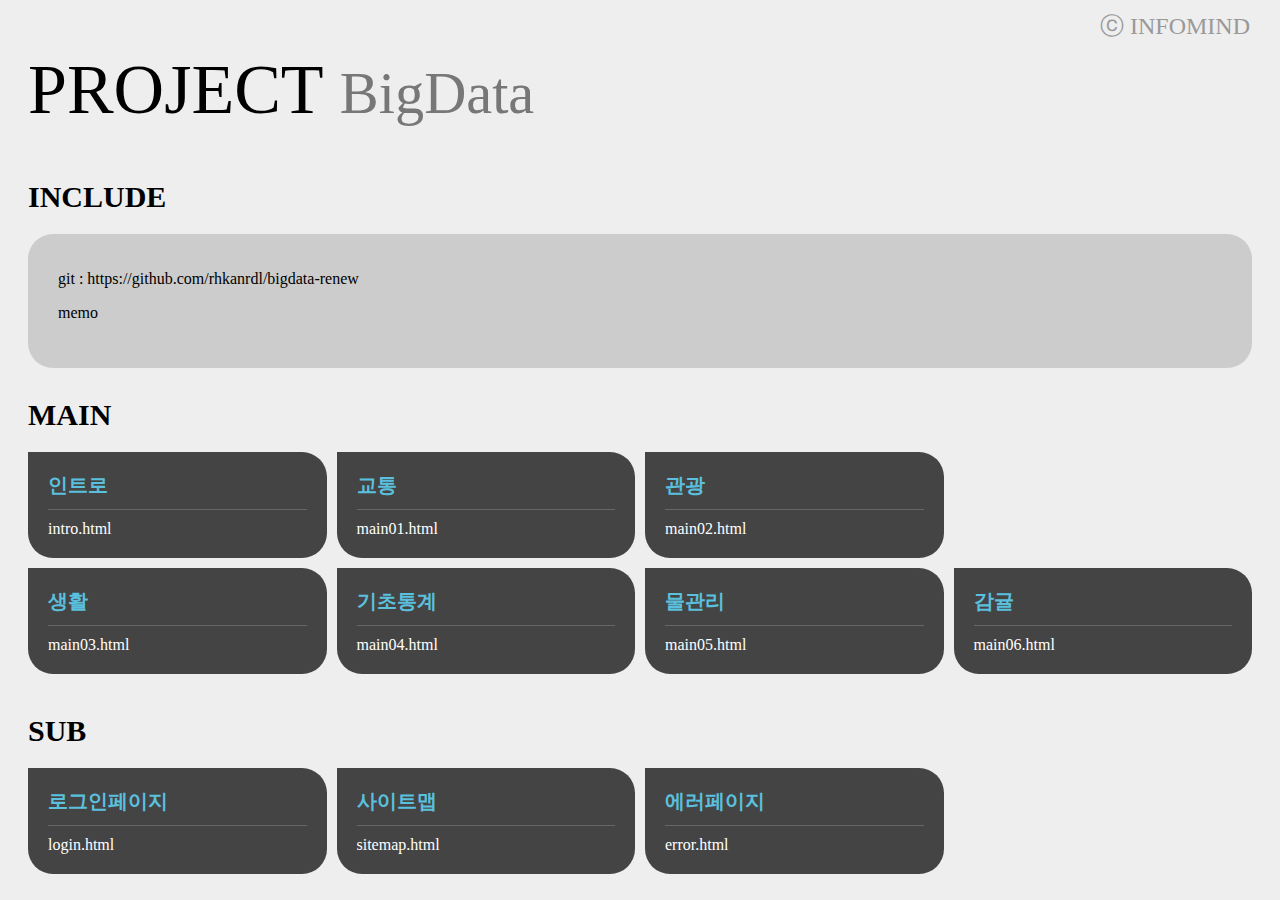
<file: index.html>
<!DOCTYPE html>
<html lang="ko">

<head>
    <meta charset="utf-8">
    <meta http-equiv="X-UA-Compatible" content="IE=edge">
    <meta name="viewport" content="width=device-width, initial-scale=1">
    <title>infomindUX</title>

    <style>
        * {
            -webkit-box-sizing: border-box;
            -moz-box-sizing: border-box;
            box-sizing: border-box;
        }
        
        body {
            min-width: 320px;
            font-size: 0;
            text-align: center;
            padding: 0 20px;
            background: #eee;
        }
        
        @media (min-width:980px) {
            body {
                text-align: left;
            }
        }
        
        h1 {
            margin: 50px 0;
            font-size: 70px;
            font-weight: 100;
        }
        
        h1 small {
            display: inline-block;
            color: #777;
        }
        
        .memo {
            font-size: 16px;
            background: #ccc;
            border-radius: 25px;
            padding: 20px 30px 30px;
            overflow: hidden;
            text-overflow: ellipsis;
            white-space: nowrap;
        }
        
        h2 {
            margin: 30px 0 20px;
            font-size: 30px;
            font-weight: 600;
        }
        
        h3 {
            margin: 10px 0 0;
            font-size: 20px;
            font-weight: 600;
        }
        
        a {
            display: inline-block;
            font-size: 16px;
            background: #444;
            border-radius: 0 25px 25px 25px;
            width: calc((100% - 30px) / 4);
            padding: 20px;
            margin: 0 10px 10px 0;
            text-align: left;
            color: #fff !important;
            text-decoration: none;
            -webkit-transition: all 0.1s ease;
            -moz-transition: all 0.1s ease;
            -o-transition: all 0.1s ease;
            -ms-transition: all 0.1s ease;
            transition: all 0.1s ease;
        }
        
        a:last-of-type {
            margin-right: 0;
        }
        
        a:active,
        a:hover {
            background: #333;
            -webkit-box-shadow: 2px 2px 2px 2px rgba(0, 0, 0, 0.3);
            -moz-box-shadow: 2px 2px 2px 2px rgba(0, 0, 0, 0.3);
            box-shadow: 2px 2px 2px 2px rgba(0, 0, 0, 0.3);
            border-radius: 25px;
        }
        
        @media (max-width:979px) {
            a {
                width: 100%;
                margin: 0 10px 10px 0;
            }
        }
        
        hr {
            display: block;
            width: 100%;
            max-width: 400px;
            margin: 20px auto;
            border: none;
        }
        
        strong {
            color: #5bc0de;
            display: block;
            font-size: 20px;
            font-weight: 600;
            border-bottom: 1px solid #666;
            padding-bottom: 10px;
            margin-bottom: 10px;
            overflow: hidden;
            text-overflow: ellipsis;
            white-space: nowrap;
        }
        
        .co {
            font-size: 24px;
            position: absolute;
            right: 30px;
            top: 10px;
            margin: 0;
            color: #999;
        }
    </style>
</head>

<body>
    <h1>PROJECT
        <small>BigData</small>
    </h1>

    <h2>INCLUDE</h2>
    <div class="memo">
        <p>git : https://github.com/rhkanrdl/bigdata-renew</p>
        <p>memo</p>

    </div>

    <div>
        <h2>MAIN</h2>


        <a href="intro.html">
            <strong>인트로</strong> intro.html
        </a>

        <a href="main01.html">
            <strong>교통</strong> main01.html
        </a>

        <a href="main02.html">
            <strong>관광</strong> main02.html
        </a>

        <a href="main03.html">
            <strong>생활</strong> main03.html
        </a>

        <a href="main04.html">
            <strong>기초통계</strong> main04.html
        </a>

        <a href="main05.html">
            <strong>물관리</strong> main05.html
        </a>

        <a href="main06.html">
            <strong>감귤</strong> main06.html
        </a>



    </div>

    <div>
        <h2>SUB</h2>

        <a href="login.html">
            <strong>로그인페이지</strong> login.html
        </a>

        <a href="sitemap.html">
            <strong>사이트맵</strong> sitemap.html
        </a>

        <a href="error.html">
            <strong>에러페이지</strong> error.html
        </a>


    </div>


    <p class="co">ⓒ INFOMIND</p>

</body>

</html>
</file>
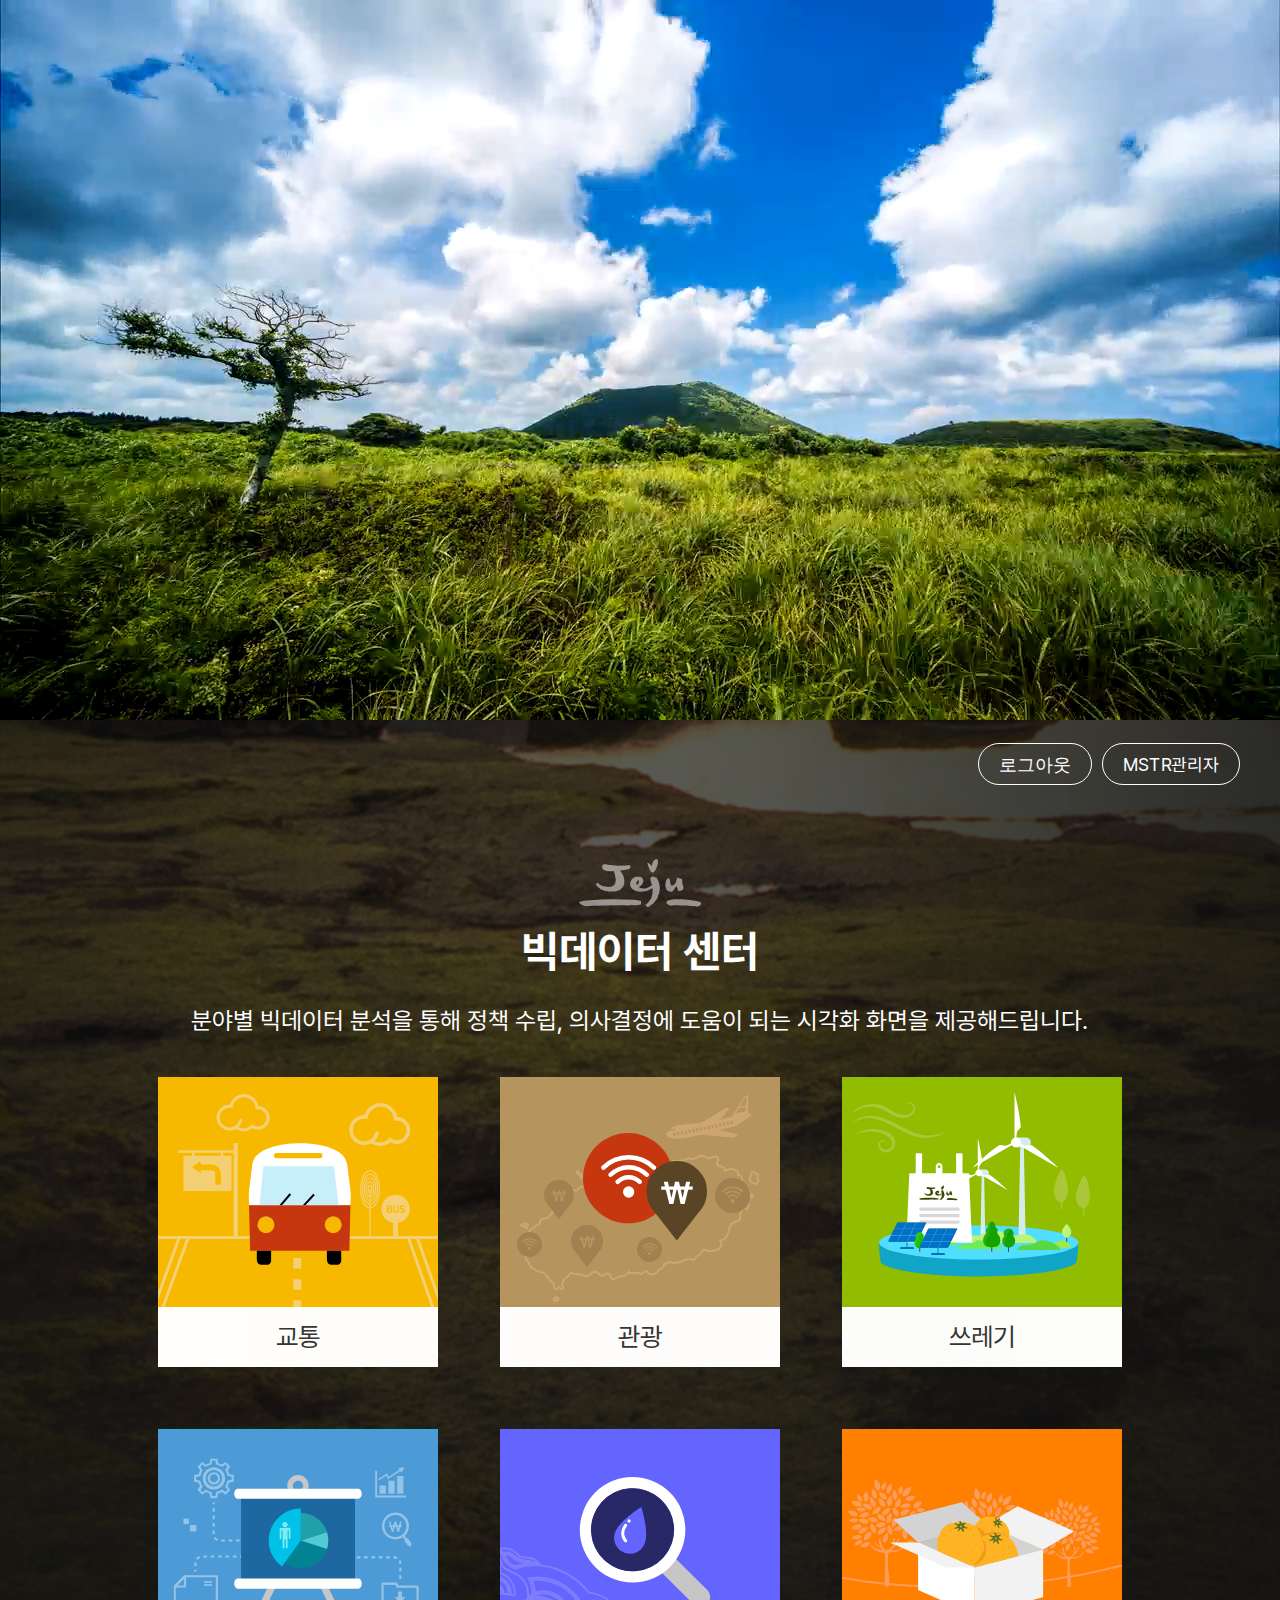
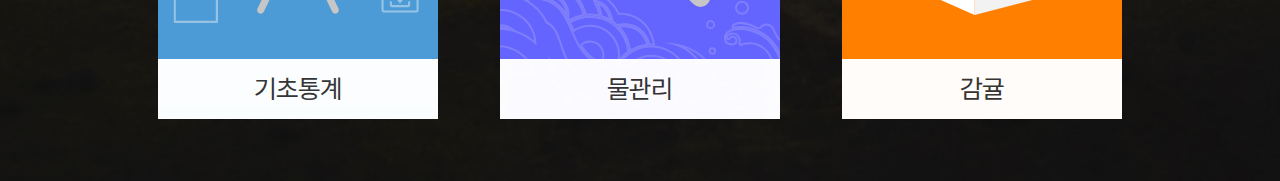
<file: intro.html>
<!DOCTYPE html>
<html lang="ko">

<head>
    <meta charset="utf-8">
    <meta http-equiv="X-UA-Compatible" content="IE=edge">
    <meta name="viewport" content="width=device-width, initial-scale=1">
    <title>Default</title>
    <link href="css/style.css" rel="stylesheet">
    <!-- javaScript  -->
    <script src="js/jquery-1.11.3.min.js"></script>
    <script src="js/common.js"></script>
</head>

<body class="intro">
    <!-- S:header -->
    <div class="video">
        <video autoplay="autoplay" muted loop="loop" >
            <source src="images/topIntro.mp4" type="video/mp4">
        </video>
    </div>

    <div id="content">
        <section class="intro">
            <div class="container">
                <h1><small>제주</small>빅데이터 센터</h1>

                <ul class="util-menu">
                    <li><button>로그아웃</button></li>
                    <li><a href="">MSTR관리자</a></li>
                </ul>


                <p class="attention">분야별 빅데이터 분석을 통해 정책 수립, 의사결정에 도움이 되는 시각화 화면을 제공해드립니다.</p>

                <ul class="links">
                    <li>
                        <h2><a href="">교통<i class="icon-right-open-big"></i></a></h2>

                        <ul>
                            <li><a href="">버스 정보 실시간 조회<i class="icon-right-open-big"></i></a></li>
                            <li><a href="">통행정보<i class="icon-right-open-big"></i></a></li>
                            <li><a href="">일일 운행 데이터 분석<i class="icon-right-open-big"></i></a></li>
                            <li><a href="">실시간 도로 정보 조회<i class="icon-right-open-big"></i></a></li>
                        </ul>

                    </li>
                    <li>
                        <h2><a href="">관광<i class="icon-right-open-big"></i></a></h2>

                        <ul>
                            <li><a href="">지역별 관광객 소비 동향<i class="icon-right-open-big"></i></a></li>
                            <li><a href="">입도객 추이<i class="icon-right-open-big"></i></a></li>
                            <li><a href="">월평균 WIFI 사용 정보<i class="icon-right-open-big"></i></a></li>
                        </ul>

                    </li>
                    <li>
                        <h2><a href="">쓰레기<i class="icon-right-open-big"></i></a></h2>

                        <ul>
                            <li><a href="">종량제 봉투 판매량<i class="icon-right-open-big"></i></a></li>
                            <li><a href="">대형폐기물 배출량<i class="icon-right-open-big"></i></a></li>
                            <li><a href="">음식물 쓰레기 일일 배출량<i class="icon-right-open-big"></i></a></li>
                            <li><a href="">일평균 종량제 배출량<i class="icon-right-open-big"></i></a></li>
                        </ul>

                    </li>
                    <li>
                        <h2><a href="">기초통계<i class="icon-right-open-big"></i></a></h2>

                        <ul>
                            <li><a href="">제주특별자치도 인구 정보<i class="icon-right-open-big"></i></a></li>
                            <li><a href="">기상정보<i class="icon-right-open-big"></i></a></li>
                            <li><a href="">일일 관광객 입도량<i class="icon-right-open-big"></i></a></li>
                            <li><a href="">권역별 인구 통계<i class="icon-right-open-big"></i></a></li>
                            <li><a href="">menu1<i class="icon-right-open-big"></i></a></li>
                            <li><a href="">menu2<i class="icon-right-open-big"></i></a></li>
                            <li><a href="">menu3<i class="icon-right-open-big"></i></a></li>
                        </ul>

                    </li>
                    <li>
                        <h2><a href="">물관리<i class="icon-right-open-big"></i></a></h2>

                        <ul>
                            <li><a href="">지하수 수위 정보<i class="icon-right-open-big"></i></a></li>
                            <li><a href="">일별 수질 분석 데이터<i class="icon-right-open-big"></i></a></li>
                            <li><a href="">상하수도 관련 통계<i class="icon-right-open-big"></i></a></li>
                        </ul>

                    </li>
                    <li>
                        <h2><a href="">감귤<i class="icon-right-open-big"></i></a></h2>

                        <ul>
                            <li><a href="">감귤 생산 현황 분석<i class="icon-right-open-big"></i></a></li>
                            <li><a href="">일별 감귤 생산량 통계<i class="icon-right-open-big"></i></a></li>
                        </ul>

                    </li>
                </ul>
            </div>
        </section>

    </div>
    <!-- E:mainContent -->
</body>

</html>
</file>
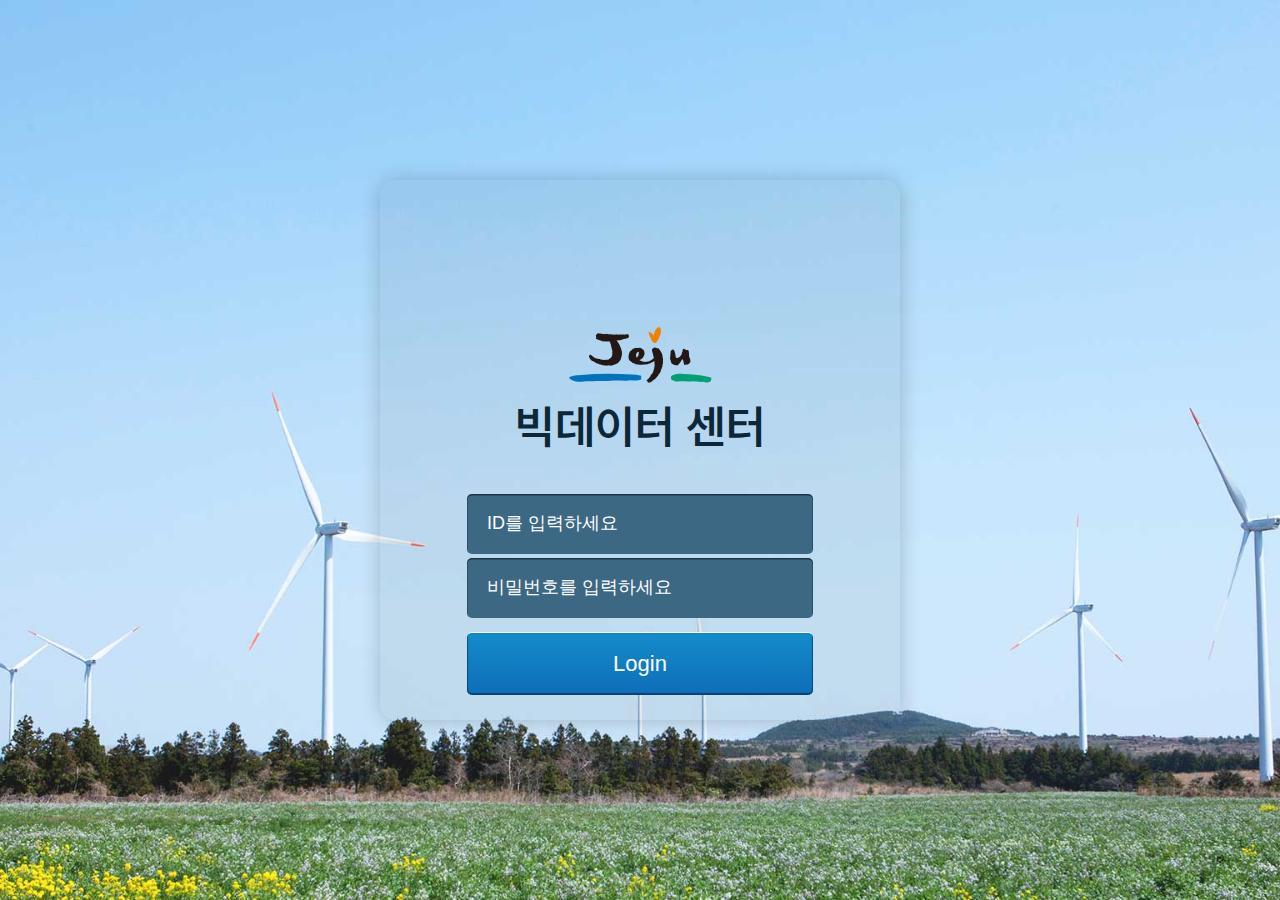
<file: login.html>
<!DOCTYPE html>
<html lang="ko">

    <head>
        <meta charset="utf-8">
        <meta http-equiv="X-UA-Compatible" content="IE=edge">
        <meta name="viewport" content="width=device-width, initial-scale=1">
        <title>Bigdata</title>
        <link rel="stylesheet" type="text/css" href="css/style.css"/>

        <!-- javaScript -->
        <script src="js/jquery-1.11.3.min.js"></script>

    </head>

    <body class="cmslogin">

        <fieldset>
            <legend class="sr-only">login form</legend>
            <h1>빅데이터 센터</h1>
            <label for="id">아이디</label><input id="id" name="id" type="text" placeholder="ID를 입력하세요">
            <label for="passwd">비밀번호</label><input id="passwd" name="passwd" type="password" placeholder="비밀번호를 입력하세요">
            <button>Login</button>
        </fieldset>

    </body>

</html>
</file>
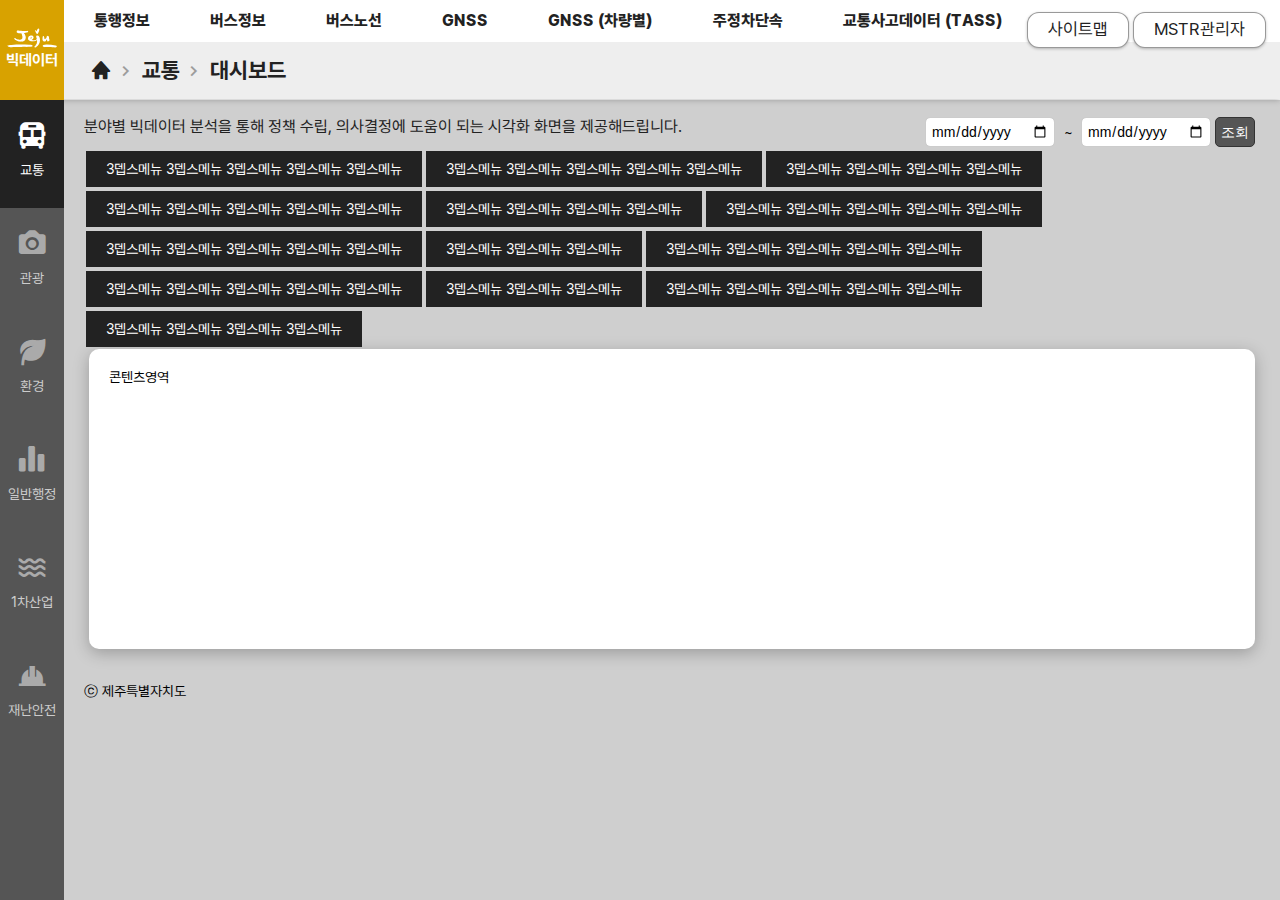
<file: main01.html>
﻿<!DOCTYPE html>
<html lang="ko">

<head>
    <meta charset="utf-8">
    <meta http-equiv="X-UA-Compatible" content="IE=edge">
    <meta name="viewport" content="width=device-width, initial-scale=1">
    <title>Default</title>
    <link href="css/style.css" rel="stylesheet">
    <!-- javaScript  -->
    <script src="js/jquery-1.11.3.min.js"></script>
    <script src="js/common.js"></script>
</head>

<body class="layout sub">
    <!-- S:header -->
    <header id="header" class="theme01">

        <h1 class="theme01"><small>제주</small>빅데이터</h1>

        <!-- <button class="all-menu"><i class="icon-key"></i>로그아웃</button> -->

        <div class="util">
        <a class="util" href="" target="_blank">사이트맵</a>
        <a class="util" href="/MicroStrategy110/servlet/mstrWeb" target="_blank">MSTR관리자</a>
        </div>

        <!-- S:main_menu -->
        <nav id="main-menu">
            <ul>
                <li><a href="">통행정보</a>

                    <ul>
                        <li><a href="">3뎁스메뉴</a></li>
                        <li><a href="">3뎁스메뉴</a></li>
                        <li><a href="">3뎁스메뉴</a></li>
                        <li><a href="">3뎁스메뉴</a></li>
                        <li><a href="">3뎁스메뉴</a></li>
                        <li><a href="">3뎁스메뉴</a></li>
                        <li><a href="">3뎁스메뉴</a></li>
                    </ul>
                
                </li>
                <li><a href="">버스정보</a>

                    <ul>
                        <li><a href="">3뎁스메뉴</a></li>
                        <li><a href="">3뎁스메뉴</a></li>
                        <li><a href="">3뎁스메뉴</a></li>
                        <li><a href="">3뎁스메뉴</a></li>
                        <li><a href="">3뎁스메뉴</a></li>
                        <li><a href="">3뎁스메뉴</a></li>
                        <li><a href="">3뎁스메뉴</a></li>
                    </ul>
                </li>
                <li><a href="">버스노선</a>
 
                    <ul>
                        <li><a href="">3뎁스메뉴</a></li>
                        <li><a href="">3뎁스메뉴</a></li>
                        <li><a href="">3뎁스메뉴</a></li>
                        <li><a href="">3뎁스메뉴</a></li>
                        <li><a href="">3뎁스메뉴 3뎁스메뉴 3뎁스메뉴 3뎁스메뉴 3뎁스메뉴 3뎁스메뉴 3뎁스메뉴</a></li>
                        <li><a href="">3뎁스메뉴</a></li>
                        <li><a href="">3뎁스메뉴</a></li>
                    </ul>
                </li>
                <li><a href="">GNSS</a>

                    <ul>
                        <li><a href="">3뎁스메뉴</a></li>
                        <li><a href="">3뎁스메뉴</a></li>
                        <li><a href="">3뎁스메뉴</a></li>
                        <li><a href="">3뎁스메뉴</a></li>
                        <li><a href="">3뎁스메뉴</a></li>
                        <li><a href="">3뎁스메뉴</a></li>
                        <li><a href="">3뎁스메뉴</a></li>
                    </ul>
                </li>
                <li><a href="">GNSS (차량별)</a>

                    <ul>
                        <li><a href="">3뎁스메뉴</a></li>
                        <li><a href="">3뎁스메뉴</a></li>
                        <li><a href="">3뎁스메뉴</a></li>
                        <li><a href="">3뎁스메뉴</a></li>
                        <li><a href="">3뎁스메뉴</a></li>
                        <li><a href="">3뎁스메뉴</a></li>
                        <li><a href="">3뎁스메뉴</a></li>
                    </ul>
                </li>
                <li><a href="">주정차단속</a>

                    <ul>
                        <li><a href="">3뎁스메뉴</a></li>
                        <li><a href="">3뎁스메뉴</a></li>
                        <li><a href="">3뎁스메뉴</a></li>
                        <li><a href="">3뎁스메뉴</a></li>
                        <li><a href="">3뎁스메뉴</a></li>
                        <li><a href="">3뎁스메뉴</a></li>
                        <li><a href="">3뎁스메뉴</a></li>
                    </ul>
                </li>
                <li><a href="">교통사고데이터 (TASS)</a>

                    <ul>
                        <li><a href="">3뎁스메뉴</a></li>
                        <li><a href="">3뎁스메뉴</a></li>
                        <li><a href="">3뎁스메뉴</a></li>
                        <li><a href="">3뎁스메뉴</a></li>
                        <li><a href="">3뎁스메뉴</a></li>
                        <li><a href="">3뎁스메뉴</a></li>
                        <li><a href="">3뎁스메뉴</a></li>
                    </ul>
                </li>
            </ul>

        </nav>
        <!-- E:main_menu -->


        <div class="navigation">
            <ul>
                <li class="home"><a href="/"><i class='bx bxs-home'></i>HOME</a><i class='bx bx-chevron-right' ></i></li>
                <li class="depth1"><a href="">교통</a><i class='bx bx-chevron-right' ></i></li>
                <li class="depth2"><a href="">대시보드</a><i class='bx bx-chevron-right' ></i></li>
            </ul>
        </div>

        

    </header>
    <!-- E:header -->
    <!-- S:mainContent -->
    <div id="content">
        <aside>
            <ul class="depth0">
                <li>
                    <a class="active" href=""><i class='bx bxs-bus' ></i>교통</a>
                    <p>통행 정보, 버스 정보 데이터의 분석 화면이 제공됩니다. 주요 버스 정보를 실시간으로 조회할 수 있습니다.</p>
                </li>
                <li>
                    <a href=""><i class='bx bxs-camera' ></i>관광</a>
                    <p>지역별 관광객 소비 동향, 입도객 추이, WIFI 사용 정보에 대한 분석 화면이 제공됩니다.</p>
                </li>
                <li>
                    <a href=""><i class='bx bxs-leaf'></i>환경</a>
                    <p>툴팁 툴팁 툴팁 툴팁 툴팁 툴팁 툴팁 툴팁 툴팁 툴팁 툴팁 툴팁 툴팁 툴팁 툴팁 툴팁 </p>
                </li>
                <li>
                    <a href=""><i class='bx bxs-bar-chart-alt-2' ></i>일반행정</a>
                    <p>툴팁 툴팁 툴팁 툴팁 툴팁 툴팁 툴팁 툴팁 툴팁 툴팁 툴팁 툴팁 툴팁 툴팁 툴팁 툴팁 </p>
                </li>
                <li>
                    <a href=""><i class='bx bx-water' ></i>1차산업</a>
                    <p>툴팁 툴팁 툴팁 툴팁 툴팁 툴팁 툴팁 툴팁 툴팁 툴팁 툴팁 툴팁 툴팁 툴팁 툴팁 툴팁 </p>
                </li>
                <li>
                    <a href=""><i class='bx bxs-hard-hat'></i>재난안전</a>
                    <p>툴팁 툴팁 툴팁 툴팁 툴팁 툴팁 툴팁 툴팁 툴팁 툴팁 툴팁 툴팁 툴팁 툴팁 툴팁 툴팁 </p>
                </li>
            </ul>
        </aside>
        <section class="data">
            <div class="container">
                <h2 class="sr-only">데이터영역</h2>
                
                <div class="infotext">
                    분야별 빅데이터 분석을 통해 정책 수립, 의사결정에 도움이 되는 시각화 화면을 제공해드립니다.
                </div>

                <fieldset class="tools">
                    <legend class="sr-only">Tools</legend>

                    <div class="calendar">
                        <input type="date">
                        <u>~</u> 
                        <input type="date">
                        <button class="submit">조회</button>
                    </div>



                    <!--<button><i class="icon-file-pdf"></i>PDF내려받기</button>
                    <button><i class="icon-doc-text"></i>리포트받기</button> -->



                </fieldset>

                <style>
                    .sample {
                        font-size:14px;background:#222;color:#fff;margin:2px;display:inline-block;padding:10px 20px;text-align:center;
                    }    
                </style>

                <div class="sample">3뎁스메뉴 3뎁스메뉴 3뎁스메뉴 3뎁스메뉴 3뎁스메뉴 </div>
                <div class="sample">3뎁스메뉴 3뎁스메뉴 3뎁스메뉴 3뎁스메뉴 3뎁스메뉴 </div>
                <div class="sample">3뎁스메뉴 3뎁스메뉴 3뎁스메뉴 3뎁스메뉴  </div>
                <div class="sample">3뎁스메뉴 3뎁스메뉴 3뎁스메뉴 3뎁스메뉴 3뎁스메뉴 </div>
                <div class="sample">3뎁스메뉴 3뎁스메뉴 3뎁스메뉴 3뎁스메뉴  </div>
                <div class="sample">3뎁스메뉴 3뎁스메뉴 3뎁스메뉴 3뎁스메뉴 3뎁스메뉴 </div>
                <div class="sample">3뎁스메뉴 3뎁스메뉴 3뎁스메뉴 3뎁스메뉴 3뎁스메뉴 </div>
                <div class="sample">3뎁스메뉴 3뎁스메뉴 3뎁스메뉴   </div>
                <div class="sample">3뎁스메뉴 3뎁스메뉴 3뎁스메뉴 3뎁스메뉴 3뎁스메뉴 </div>
                <div class="sample">3뎁스메뉴 3뎁스메뉴 3뎁스메뉴 3뎁스메뉴 3뎁스메뉴 </div>
                <div class="sample">3뎁스메뉴 3뎁스메뉴 3뎁스메뉴   </div>
                <div class="sample">3뎁스메뉴 3뎁스메뉴 3뎁스메뉴 3뎁스메뉴 3뎁스메뉴 </div>
                <div class="sample">3뎁스메뉴 3뎁스메뉴 3뎁스메뉴  3뎁스메뉴 </div>




                
                <div class="content">
                    콘텐츠영역
                </div>
            </div>

            <p class="copyright">ⓒ 제주특별자치도</p>

        </section>

    </div>
    <!-- E:mainContent -->
</body>

</html>
</file>
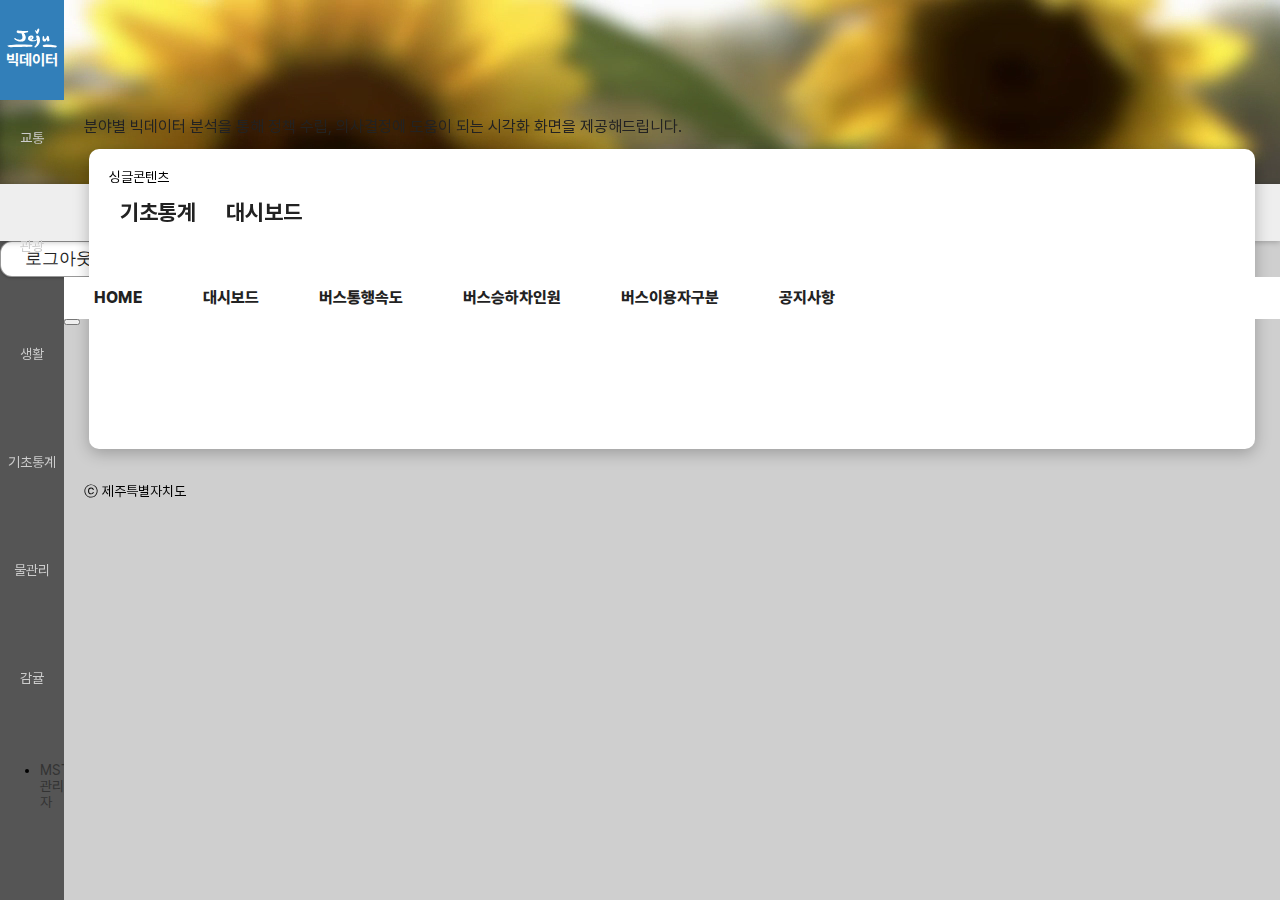
<file: main04.html>
<!DOCTYPE html>
<html lang="ko">

<head>
    <meta charset="utf-8">
    <meta http-equiv="X-UA-Compatible" content="IE=edge">
    <meta name="viewport" content="width=device-width, initial-scale=1">
    <title>Default</title>
    <link href="css/style.css" rel="stylesheet">
    <!-- javaScript  -->
    <script src="js/jquery-1.11.3.min.js"></script>
    <script src="js/common.js"></script>
</head>

<body class="layout sub">
    <!-- S:header -->
    <header id="header" >
        <div class="video">
            <video autoplay="autoplay" muted loop="loop" >
                <source src="images/top04.mp4" type="video/mp4">
            </video>
        </div>
        <h1 class="theme04"><small>제주</small>빅데이터</h1>
        <div class="navigation">
            <ul>
                <li class="home theme04"><a href="/">HOME</a><i class="icon-right-open-big"></i></li>
                <li class="depth1"><a href="">기초통계</a><i class="icon-right-open-big"></i></li>
                <li class="depth2"><a href="">대시보드</a><i class="icon-right-open-big"></i></li>
            </ul>
        </div>
        <button class="all-menu"><i class="icon-key"></i>로그아웃</button>
        <!-- S:main_menu -->
        <nav id="main-menu">
            <ul>
                <li class="home"><a href="/">HOME</a></li>
                <li><a href="">대시보드</a>

                    <ul>
                        <li><a href="">2뎁스메뉴</a></li>
                        <li><a href="">2뎁스메뉴</a></li>
                        <li><a href="">2뎁스메뉴</a></li>
                        <li><a href="">2뎁스메뉴</a></li>
                        <li><a href="">2뎁스메뉴</a></li>
                        <li><a href="">2뎁스메뉴</a></li>
                        <li><a href="">2뎁스메뉴</a></li>
                    </ul>
                
                </li>
                <li><a href="">버스통행속도</a>

                    <ul>
                        <li><a href="">2뎁스메뉴</a></li>
                        <li><a href="">2뎁스메뉴</a></li>
                        <li><a href="">2뎁스메뉴</a></li>
                        <li><a href="">2뎁스메뉴</a></li>
                        <li><a href="">2뎁스메뉴</a></li>
                        <li><a href="">2뎁스메뉴</a></li>
                        <li><a href="">2뎁스메뉴</a></li>
                    </ul>
                </li>
                <li><a href="">버스승하차인원</a>

                    <ul>
                        <li><a href="">2뎁스메뉴</a></li>
                        <li><a href="">2뎁스메뉴</a></li>
                        <li><a href="">2뎁스메뉴</a></li>
                        <li><a href="">2뎁스메뉴</a></li>
                        <li><a href="">2뎁스메뉴</a></li>
                        <li><a href="">2뎁스메뉴</a></li>
                        <li><a href="">2뎁스메뉴</a></li>
                    </ul>
                </li>
                <li><a href="">버스이용자구분</a>

                    <ul>
                        <li><a href="">2뎁스메뉴</a></li>
                        <li><a href="">2뎁스메뉴</a></li>
                        <li><a href="">2뎁스메뉴</a></li>
                        <li><a href="">2뎁스메뉴</a></li>
                        <li><a href="">2뎁스메뉴</a></li>
                        <li><a href="">2뎁스메뉴</a></li>
                        <li><a href="">2뎁스메뉴</a></li>
                    </ul>
                </li>
                <li><a href="">공지사항</a>

                    <ul>
                        <li><a href="">2뎁스메뉴</a></li>
                        <li><a href="">2뎁스메뉴</a></li>
                        <li><a href="">2뎁스메뉴</a></li>
                        <li><a href="">2뎁스메뉴</a></li>
                        <li><a href="">2뎁스메뉴</a></li>
                        <li><a href="">2뎁스메뉴</a></li>
                        <li><a href="">2뎁스메뉴</a></li>
                    </ul>
                </li>
            </ul>

            <button class="close">닫기</button>
        </nav>
        <!-- E:main_menu -->
    </header>
    <!-- E:header -->
    <!-- S:mainContent -->
    <div id="content">
        <aside>
            <ul class="depth0">
                <li>
                    <a href=""><i class="icon-icon01"></i>교통</a>
                    <p>통행 정보, 버스 정보 데이터의 분석 화면이 제공됩니다. 주요 버스 정보를 실시간으로 조회할 수 있습니다.</p>
                </li>
                <li>
                    <a href=""><i class="icon-icon02"></i>관광</a>
                    <p>지역별 관광객 소비 동향, 입도객 추이, WIFI 사용 정보에 대한 분석 화면이 제공됩니다.</p>
                </li>
                <li>
                    <a href=""><i class="icon-icon03"></i>생활</a>
                    <p>지역 환경에 관련한 데이터 분석 화면이 제공됩니다. 음식물 쓰레기, 종량제 봉투 판매량, 대형 폐기물 배출량을 조회할 수 있습니다.</p>
                </li>
                <li>
                    <a href=""><i class="icon-icon04"></i>기초통계</a>
                    <p>공공 행정 데이터와 관련된 데이터 분석 화면이 제공됩니다. 제주특별자치도 인구 정보, 기상정보를 조회할 수 있습니다.</p>
                </li>
                <li>
                    <a href=""><i class="icon-icon05"></i>물관리</a>
                    <p>지하수의 수위 및 수질 데이터의 분석 화면이 제공됩니다.</p>
                </li>
                <li>
                    <a href=""><i class="icon-icon06"></i>감귤</a>
                    <p>감귤 생산과 관련된 데이터 분석 화면이 제공됩니다. 감귤 생산 현황 분석정보를 조회할 수 있습니다.</p>
                </li>
            </ul>
            <ul class="util">
                <li><a href="">MSTR관리자</a></li>
            </ul>
        </aside>
        <section class="data">
            <div class="container">
                <h2 class="sr-only">데이터영역</h2>

                <div class="container">
                        <h2 class="sr-only">데이터영역</h2>
                
                        <div class="infotext">
                            분야별 빅데이터 분석을 통해 정책 수립, 의사결정에 도움이 되는 시각화 화면을 제공해드립니다.
                        </div>
                        
                        <div class="content">
                            싱글콘텐츠
                        </div>
        
                        <!-- 
                            대시보드 컨텐츠
                            12개의 그리드로 나누며,
                            클래스명의 숫자가 사용되는 그리드 갯수를 뜻합니다.
                        -->
                        <div class="dashboard">
        
                                <div class="grid-line">
        
                                        <div class="grid num01">
                                            1칸
                                        </div>
                                        <div class="grid num01">
                                            1칸
                                        </div>
                                        <div class="grid num01">
                                            1칸
                                        </div>
                                        <div class="grid num01">
                                            1칸
                                        </div>
                                        <div class="grid num01">
                                            1칸
                                        </div>
                                        <div class="grid num01">
                                            1칸
                                        </div>
                                        <div class="grid num01">
                                            1칸
                                        </div>
                                        <div class="grid num01">
                                            1칸
                                        </div>
                                        <div class="grid num01">
                                            1칸
                                        </div>
                                        <div class="grid num01">
                                            1칸
                                        </div>
                                        <div class="grid num01">
                                            1칸
                                        </div>
                                        <div class="grid num01">
                                            1칸
                                        </div>
                                </div>
                                <div class="grid-line">
                                    <div class="grid num02">
                                        2칸
                                    </div>
                                    <div class="grid num02">
                                        2칸
                                    </div>
                                    <div class="grid num02">
                                        2칸
                                    </div>
                                    <div class="grid num02">
                                        2칸
                                    </div>
                                    <div class="grid num02">
                                        2칸
                                    </div>
                                    <div class="grid num02">
                                        2칸
                                    </div>
                                </div>
                                <div class="grid-line">
                                    <div class="grid num03">
                                        3칸
                                    </div>
                                    <div class="grid num03">
                                        3칸
                                    </div>
                                    <div class="grid num03">
                                        3칸
                                    </div>
                                    <div class="grid num03">
                                        3칸
                                    </div>
        
                                </div>
                                <div class="grid-line">
                                    <div class="grid num04">
                                        4칸
                                    </div>
                                    <div class="grid num04">
                                        4칸
                                    </div>
                                    <div class="grid num04">
                                        4칸
                                    </div>
        
                                </div>
        
                                <div class="grid-line">
                                        <div class="grid num06">
                                            6칸
                                        </div>
                                        <div class="grid num06">
                                            6칸
                                        </div>
                                    </div>
        
        
        
                        </div>
                </div>



                <p class="copyright">ⓒ 제주특별자치도</p>
            </div>
        </section>

    </div>
    <!-- E:mainContent -->
</body>

</html>
</file>
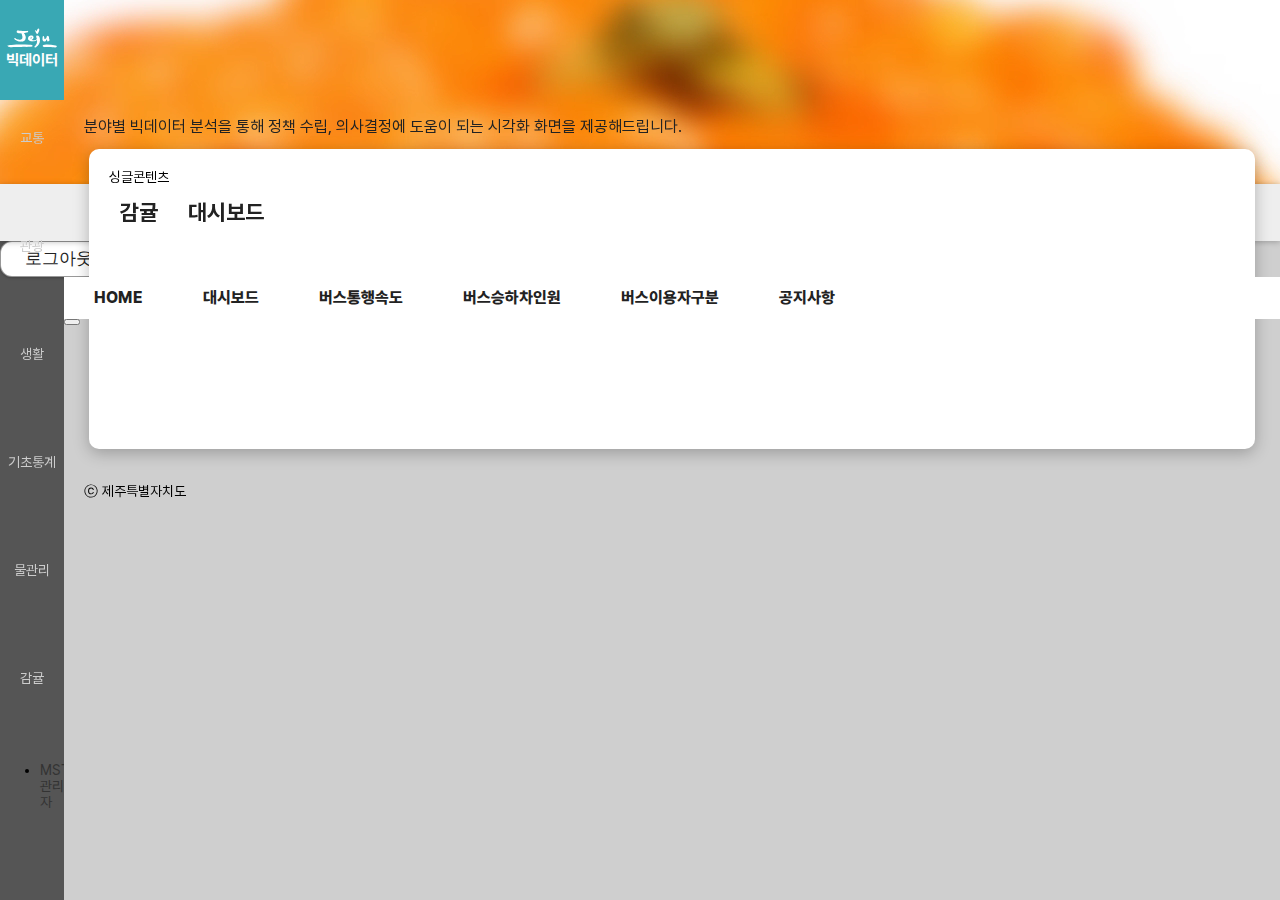
<file: main06.html>
<!DOCTYPE html>
<html lang="ko">

<head>
    <meta charset="utf-8">
    <meta http-equiv="X-UA-Compatible" content="IE=edge">
    <meta name="viewport" content="width=device-width, initial-scale=1">
    <title>Default</title>
    <link href="css/style.css" rel="stylesheet">
    <!-- javaScript  -->
    <script src="js/jquery-1.11.3.min.js"></script>
    <script src="js/common.js"></script>
</head>

<body class="layout sub">
    <!-- S:header -->
    <header id="header" >
        <div class="video">
            <video autoplay="autoplay" muted loop="loop" >
                <source src="images/top06.mp4" type="video/mp4">
            </video>
        </div>
        <h1 class="theme06"><small>제주</small>빅데이터</h1>
        <div class="navigation">
            <ul>
                <li class="home theme06"><a href="/">HOME</a><i class="icon-right-open-big"></i></li>
                <li class="depth1"><a href="">감귤</a><i class="icon-right-open-big"></i></li>
                <li class="depth2"><a href="">대시보드</a><i class="icon-right-open-big"></i></li>
            </ul>
        </div>
        <button class="all-menu"><i class="icon-key"></i>로그아웃</button>
        <!-- S:main_menu -->
        <nav id="main-menu">
            <ul>
                <li class="home"><a href="/">HOME</a></li>
                <li><a href="">대시보드</a>

                    <ul>
                        <li><a href="">2뎁스메뉴</a></li>
                        <li><a href="">2뎁스메뉴</a></li>
                        <li><a href="">2뎁스메뉴</a></li>
                        <li><a href="">2뎁스메뉴</a></li>
                        <li><a href="">2뎁스메뉴</a></li>
                        <li><a href="">2뎁스메뉴</a></li>
                        <li><a href="">2뎁스메뉴</a></li>
                    </ul>
                
                </li>
                <li><a href="">버스통행속도</a>

                    <ul>
                        <li><a href="">2뎁스메뉴</a></li>
                        <li><a href="">2뎁스메뉴</a></li>
                        <li><a href="">2뎁스메뉴</a></li>
                        <li><a href="">2뎁스메뉴</a></li>
                        <li><a href="">2뎁스메뉴</a></li>
                        <li><a href="">2뎁스메뉴</a></li>
                        <li><a href="">2뎁스메뉴</a></li>
                    </ul>
                </li>
                <li><a href="">버스승하차인원</a>

                    <ul>
                        <li><a href="">2뎁스메뉴</a></li>
                        <li><a href="">2뎁스메뉴</a></li>
                        <li><a href="">2뎁스메뉴</a></li>
                        <li><a href="">2뎁스메뉴</a></li>
                        <li><a href="">2뎁스메뉴</a></li>
                        <li><a href="">2뎁스메뉴</a></li>
                        <li><a href="">2뎁스메뉴</a></li>
                    </ul>
                </li>
                <li><a href="">버스이용자구분</a>

                    <ul>
                        <li><a href="">2뎁스메뉴</a></li>
                        <li><a href="">2뎁스메뉴</a></li>
                        <li><a href="">2뎁스메뉴</a></li>
                        <li><a href="">2뎁스메뉴</a></li>
                        <li><a href="">2뎁스메뉴</a></li>
                        <li><a href="">2뎁스메뉴</a></li>
                        <li><a href="">2뎁스메뉴</a></li>
                    </ul>
                </li>
                <li><a href="">공지사항</a>

                    <ul>
                        <li><a href="">2뎁스메뉴</a></li>
                        <li><a href="">2뎁스메뉴</a></li>
                        <li><a href="">2뎁스메뉴</a></li>
                        <li><a href="">2뎁스메뉴</a></li>
                        <li><a href="">2뎁스메뉴</a></li>
                        <li><a href="">2뎁스메뉴</a></li>
                        <li><a href="">2뎁스메뉴</a></li>
                    </ul>
                </li>
            </ul>

            <button class="close">닫기</button>
        </nav>
        <!-- E:main_menu -->
    </header>
    <!-- E:header -->
    <!-- S:mainContent -->
    <div id="content">
        <aside>
            <ul class="depth0">
                <li>
                    <a href=""><i class="icon-icon01"></i>교통</a>
                    <p>통행 정보, 버스 정보 데이터의 분석 화면이 제공됩니다. 주요 버스 정보를 실시간으로 조회할 수 있습니다.</p>
                </li>
                <li>
                    <a href=""><i class="icon-icon02"></i>관광</a>
                    <p>지역별 관광객 소비 동향, 입도객 추이, WIFI 사용 정보에 대한 분석 화면이 제공됩니다.</p>
                </li>
                <li>
                    <a href=""><i class="icon-icon03"></i>생활</a>
                    <p>지역 환경에 관련한 데이터 분석 화면이 제공됩니다. 음식물 쓰레기, 종량제 봉투 판매량, 대형 폐기물 배출량을 조회할 수 있습니다.</p>
                </li>
                <li>
                    <a href=""><i class="icon-icon04"></i>기초통계</a>
                    <p>공공 행정 데이터와 관련된 데이터 분석 화면이 제공됩니다. 제주특별자치도 인구 정보, 기상정보를 조회할 수 있습니다.</p>
                </li>
                <li>
                    <a href=""><i class="icon-icon05"></i>물관리</a>
                    <p>지하수의 수위 및 수질 데이터의 분석 화면이 제공됩니다.</p>
                </li>
                <li>
                    <a href=""><i class="icon-icon06"></i>감귤</a>
                    <p>감귤 생산과 관련된 데이터 분석 화면이 제공됩니다. 감귤 생산 현황 분석정보를 조회할 수 있습니다.</p>
                </li>
            </ul>
            <ul class="util">
                <li><a href="">MSTR관리자</a></li>
            </ul>
        </aside>
        <section class="data">
            <div class="container">
                <h2 class="sr-only">데이터영역</h2>

                <div class="container">
                        <h2 class="sr-only">데이터영역</h2>
                
                        <div class="infotext">
                            분야별 빅데이터 분석을 통해 정책 수립, 의사결정에 도움이 되는 시각화 화면을 제공해드립니다.
                        </div>
                        
                        <div class="content">
                            싱글콘텐츠
                        </div>
        
                        <!-- 
                            대시보드 컨텐츠
                            12개의 그리드로 나누며,
                            클래스명의 숫자가 사용되는 그리드 갯수를 뜻합니다.
                        -->
                        <div class="dashboard">
        
                                <div class="grid-line">
        
                                        <div class="grid num01">
                                            1칸
                                        </div>
                                        <div class="grid num01">
                                            1칸
                                        </div>
                                        <div class="grid num01">
                                            1칸
                                        </div>
                                        <div class="grid num01">
                                            1칸
                                        </div>
                                        <div class="grid num01">
                                            1칸
                                        </div>
                                        <div class="grid num01">
                                            1칸
                                        </div>
                                        <div class="grid num01">
                                            1칸
                                        </div>
                                        <div class="grid num01">
                                            1칸
                                        </div>
                                        <div class="grid num01">
                                            1칸
                                        </div>
                                        <div class="grid num01">
                                            1칸
                                        </div>
                                        <div class="grid num01">
                                            1칸
                                        </div>
                                        <div class="grid num01">
                                            1칸
                                        </div>
                                </div>
                                <div class="grid-line">
                                    <div class="grid num02">
                                        2칸
                                    </div>
                                    <div class="grid num02">
                                        2칸
                                    </div>
                                    <div class="grid num02">
                                        2칸
                                    </div>
                                    <div class="grid num02">
                                        2칸
                                    </div>
                                    <div class="grid num02">
                                        2칸
                                    </div>
                                    <div class="grid num02">
                                        2칸
                                    </div>
                                </div>
                                <div class="grid-line">
                                    <div class="grid num03">
                                        3칸
                                    </div>
                                    <div class="grid num03">
                                        3칸
                                    </div>
                                    <div class="grid num03">
                                        3칸
                                    </div>
                                    <div class="grid num03">
                                        3칸
                                    </div>
        
                                </div>
                                <div class="grid-line">
                                    <div class="grid num04">
                                        4칸
                                    </div>
                                    <div class="grid num04">
                                        4칸
                                    </div>
                                    <div class="grid num04">
                                        4칸
                                    </div>
        
                                </div>
        
                                <div class="grid-line">
                                        <div class="grid num06">
                                            6칸
                                        </div>
                                        <div class="grid num06">
                                            6칸
                                        </div>
                                    </div>
        
        
        
                        </div>
                </div>



                <p class="copyright">ⓒ 제주특별자치도</p>
            </div>
        </section>

    </div>
    <!-- E:mainContent -->
</body>

</html>
</file>
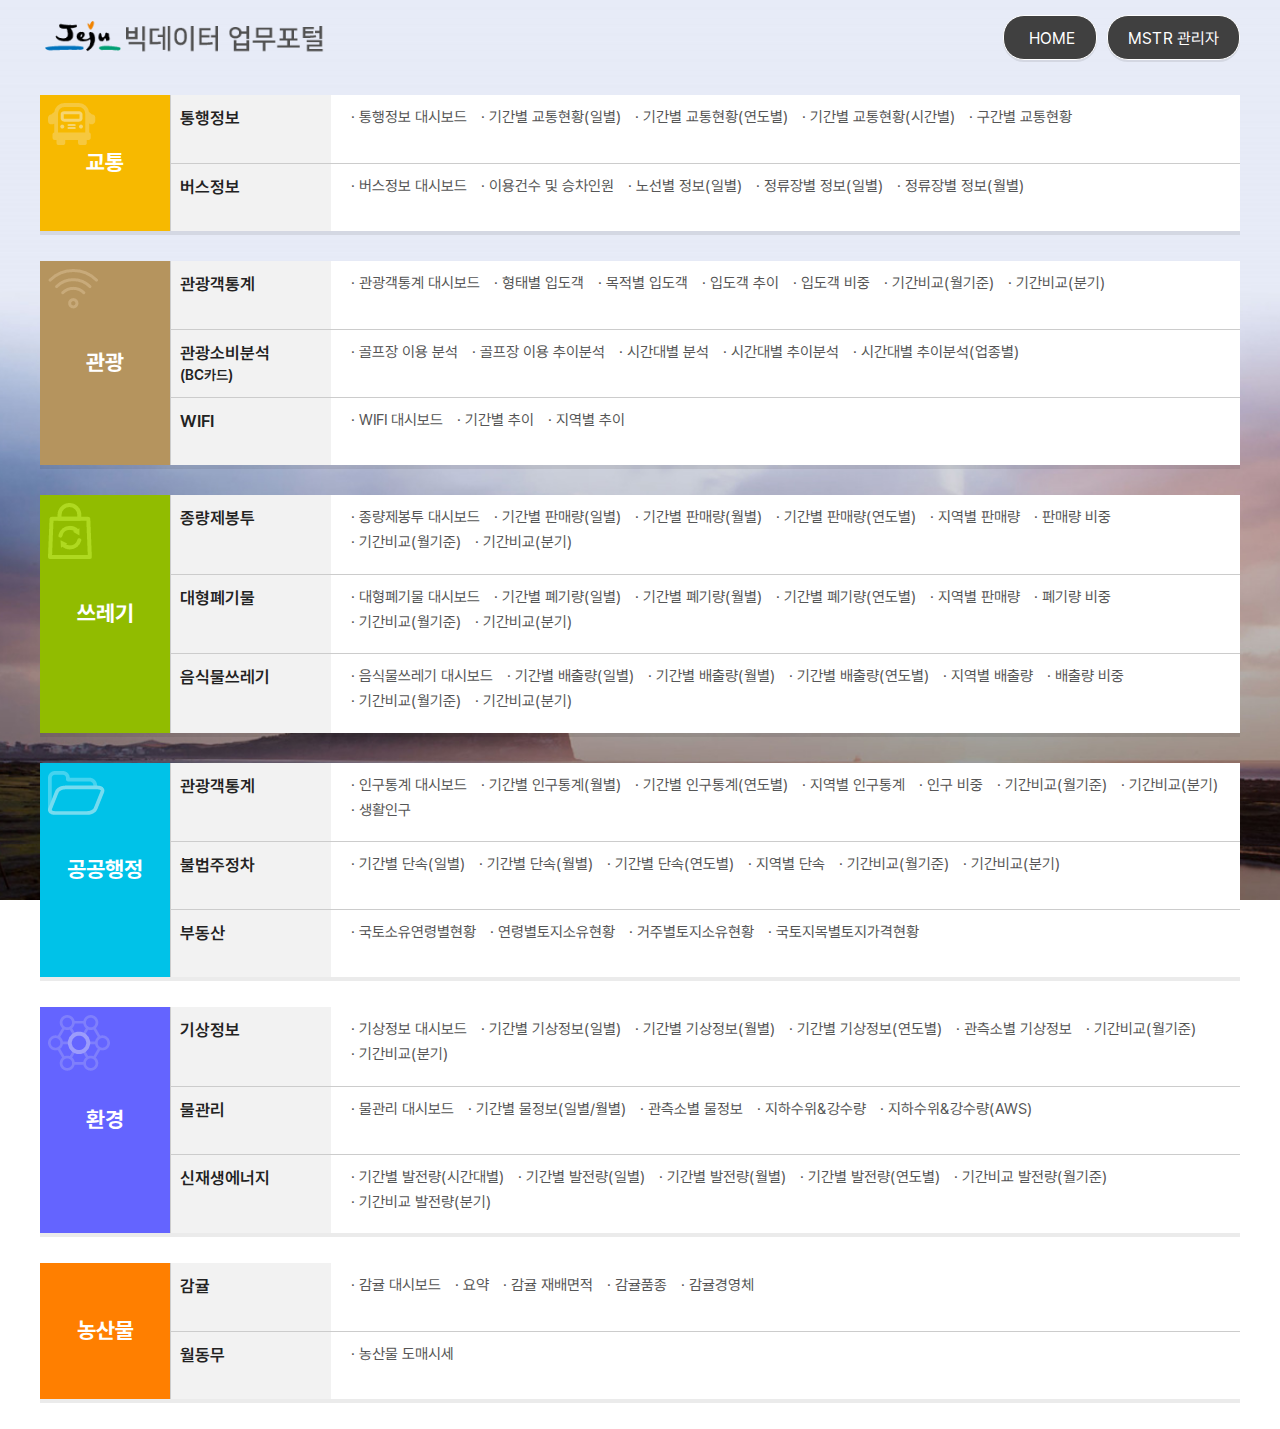
<file: sitemap.html>
<!DOCTYPE html>
<html lang="ko">

<head>
    <meta charset="utf-8">
    <meta http-equiv="X-UA-Compatible" content="IE=edge">
    <meta name="viewport" content="width=device-width, initial-scale=1">
    <title>Bigdata</title>
    <link rel="stylesheet" type="text/css" href="css/style.css" />

    <!-- javaScript -->
    <script src="js/jquery-1.11.3.min.js"></script>

</head>

<body class="siteMap">

    <!-- S:mainContent -->
    <div id="content">
        <div class="site">
            <div class="container">
                <div class="s_logo">
                    <h1>빅데이터 업무포털</h1>
                </div>

                <ul class="util-menu">
                    <li><a href="#"><i class="icon-home"></i>HOME</a></li>
                    <li><a href="#">MSTR 관리자</a></li>
                </ul>

                <div class="menu">
                    <div class="menu-wrap">
                        <h2 class="title n1"><img src="images/bus.png" alt="교통">교통</h2>
                        <dl>
                            <dt>통행정보<i class="icon-right-open-big"></i></dt>
                            <dd>
                                <ul>
                                    <li><a href="#">· 통행정보 대시보드</a></li>
                                    <li><a href="#">· 기간별 교통현황(일별)</a></li>
                                    <li><a href="#">· 기간별 교통현황(연도별)</a></li>
                                    <li><a href="#">· 기간별 교통현황(시간별)</a></li>
                                    <li><a href="#">· 구간별 교통현황</a></li>
                                </ul>
                            </dd>
                            
                            <dt>버스정보<i class="icon-right-open-big"></i></dt>
                            <dd>
                                <ul>
                                    <li><a href="#">· 버스정보 대시보드</a></li>
                                    <li><a href="#">· 이용건수 및 승차인원</a></li>
                                    <li><a href="#">· 노선별 정보(일별)</a></li>
                                    <li><a href="#">· 정류장별 정보(일별)</a></li>
                                    <li><a href="#">· 정류장별 정보(월별)</a></li>
                                </ul>
                            </dd>
                        </dl>
                    </div>


                    <div class="menu-wrap">
                        <h2 class="title n2"><img src="images/wifi.png" alt="관광">관광</h2>
                        <dl>
                            <dt>관광객통계<i class="icon-right-open-big"></i></dt>
                            <dd>
                                <ul>
                                    <li><a href="#">· 관광객통계 대시보드</a></li>
                                    <li><a href="#">· 형태별 입도객</a></li>
                                    <li><a href="#">· 목적별 입도객</a></li>
                                    <li><a href="#">· 입도객 추이</a></li>
                                    <li><a href="#">· 입도객 비중</a></li>
                                    <li><a href="#">· 기간비교(월기준)</a></li>
                                    <li><a href="#">· 기간비교(분기)</a></li>
                                </ul>
                            </dd>
                        
                            <dt>관광소비분석<small>(BC카드)</small><i class="icon-right-open-big"></i></dt>
                            <dd>
                                <ul class="full">
                                    <li><a href="#">· 골프장 이용 분석</a></li>
                                    <li><a href="#">· 골프장 이용 추이분석</a></li>
                                    <li><a href="#">· 시간대별 분석</a></li>
                                    <li><a href="#">· 시간대별 추이분석</a></li>
                                    <li><a href="#">· 시간대별 추이분석(업종별)</a></li>
                                </ul>
                            </dd>
                    
                            <dt>WIFI<i class="icon-right-open-big"></i></dt>
                            <dd>
                                <ul>
                                    <li><a href="#">· WIFI 대시보드</a></li>
                                    <li><a href="#">· 기간별 추이</a></li>
                                    <li><a href="#">· 지역별 추이</a></li>
                                </ul>
                            </dd>
                        </dl>
                    </div>

                    <div class="menu-wrap">
                        <h2 class="title n3"><img src="images/garbage.png" alt="쓰레기">쓰레기</h2>
                        <dl>
                            <dt>종량제봉투<i class="icon-right-open-big"></i></dt>
                            <dd>
                                <ul>
                                    <li><a href="#">· 종량제봉투 대시보드</a></li>
                                    <li><a href="#">· 기간별 판매량(일별)</a></li>
                                    <li><a href="#">· 기간별 판매량(월별)</a></li>
                                    <li><a href="#">· 기간별 판매량(연도별)</a></li>
                                    <li><a href="#">· 지역별 판매량</a></li>
                                    <li><a href="#">· 판매량 비중</a></li>
                                    <li><a href="#">· 기간비교(월기준)</a></li>
                                    <li><a href="#">· 기간비교(분기)</a></li>
                                </ul>
                            </dd>
                    
                            <dt>대형폐기물<i class="icon-right-open-big"></i></dt>
                            <dd>
                                <ul>
                                    <li><a href="#">· 대형폐기물 대시보드</a></li>
                                    <li><a href="#">· 기간별 폐기량(일별)</a></li>
                                    <li><a href="#">· 기간별 폐기량(월별)</a></li>
                                    <li><a href="#">· 기간별 폐기량(연도별)</a></li>
                                    <li><a href="#">· 지역별 판매량</a></li>
                                    <li><a href="#">· 폐기량 비중</a></li>
                                    <li><a href="#">· 기간비교(월기준)</a></li>
                                    <li><a href="#">· 기간비교(분기)</a></li>
                                </ul>
                            </dd>
                    
                            <dt>음식물쓰레기<i class="icon-right-open-big"></i></dt>
                            <dd>
                                <ul>
                                    <li><a href="#">· 음식물쓰레기 대시보드</a></li>
                                    <li><a href="#">· 기간별 배출량(일별)</a></li>
                                    <li><a href="#">· 기간별 배출량(월별)</a></li>
                                    <li><a href="#">· 기간별 배출량(연도별)</a></li>
                                    <li><a href="#">· 지역별 배출량</a></li>
                                    <li><a href="#">· 배출량 비중</a></li>
                                    <li><a href="#">· 기간비교(월기준)</a></li>
                                    <li><a href="#">· 기간비교(분기)</a></li>
                                </ul>
                            </dd>
                        </dl>
                    </div>

                    <div class="menu-wrap">
                        <h2 class="title n4"><img src="images/administration.png" alt="공공행정">공공행정</h2>
                        <dl>
                            <dt>관광객통계<i class="icon-right-open-big"></i></dt>
                            <dd>
                                <ul>
                                    <li><a href="#">· 인구통계 대시보드</a></li>
                                    <li><a href="#">· 기간별 인구통계(월별)</a></li>
                                    <li><a href="#">· 기간별 인구통계(연도별)</a></li>
                                    <li><a href="#">· 지역별 인구통계</a></li>
                                    <li><a href="#">· 인구 비중</a></li>
                                    <li><a href="#">· 기간비교(월기준)</a></li>
                                    <li><a href="#">· 기간비교(분기)</a></li>
                                    <li><a href="#">· 생활인구</a></li>
                                </ul>
                            </dd>
                        
                            <dt>불법주정차<i class="icon-right-open-big"></i></dt>
                            <dd>
                                <ul>
                                    <li><a href="#">· 기간별 단속(일별)</a></li>
                                    <li><a href="#">· 기간별 단속(월별)</a></li>
                                    <li><a href="#">· 기간별 단속(연도별)</a></li>
                                    <li><a href="#">· 지역별 단속</a></li>
                                    <li><a href="#">· 기간비교(월기준)</a></li>
                                    <li><a href="#">· 기간비교(분기)</a></li>
                                </ul>
                            </dd>
                        
                            <dt>부동산<i class="icon-right-open-big"></i></dt>
                            <dd>
                                <ul>
                                    <li><a href="#">· 국토소유연령별현황</a></li>
                                    <li><a href="#">· 연령별토지소유현황</a></li>
                                    <li><a href="#">· 거주별토지소유현황</a></li>
                                    <li><a href="#">· 국토지목별토지가격현황</a></li>
                                </ul>
                            </dd>
                        </dl>
                    </div>

                    <div class="menu-wrap">
                        <h2 class="title n5"><img src="images/environment.png" alt="환경">환경</h2>
                        <dl>
                            <dt>기상정보<i class="icon-right-open-big"></i></dt>
                            <dd>
                                <ul>
                                    <li><a href="#">· 기상정보 대시보드</a></li>
                                    <li><a href="#">· 기간별 기상정보(일별)</a></li>
                                    <li><a href="#">· 기간별 기상정보(월별)</a></li>
                                    <li><a href="#">· 기간별 기상정보(연도별)</a></li>
                                    <li><a href="#">· 관측소별 기상정보</a></li>
                                    <li><a href="#">· 기간비교(월기준)</a></li>
                                    <li><a href="#">· 기간비교(분기)</a></li>
                                </ul>
                            </dd>
                        
                            <dt>물관리<i class="icon-right-open-big"></i></dt>
                            <dd>
                                <ul>
                                    <li><a href="#">· 물관리 대시보드</a></li>
                                    <li><a href="#">· 기간별 물정보(일별/월별)</a></li>
                                    <li><a href="#">· 관측소별 물정보</a></li>
                                    <li><a href="#">· 지하수위&강수량</a></li>
                                    <li><a href="#">· 지하수위&강수량(AWS)</a></li>
                                </ul>
                            </dd>
                        
                            <dt>신재생에너지<i class="icon-right-open-big"></i></dt>
                            <dd>
                                <ul>
                                    <li><a href="#">· 기간별 발전량(시간대별)</a></li>
                                    <li><a href="#">· 기간별 발전량(일별)</a></li>
                                    <li><a href="#">· 기간별 발전량(월별)</a></li>
                                    <li><a href="#">· 기간별 발전량(연도별)</a></li>
                                    <li><a href="#">· 기간비교 발전량(월기준)</a></li>
                                    <li><a href="#">· 기간비교 발전량(분기)</a></li>
                                </ul>
                            </dd>
                        </dl>
                    </div>

                    <div class="menu-wrap">
                        <h2 class="title n6">농산물</h2>
                        <dl>
                            <dt>감귤<i class="icon-right-open-big"></i></dt>
                            <dd>
                                <ul>
                                    <li><a href="#">· 감귤 대시보드</a></li>
                                    <li><a href="#">· 요약</a></li>
                                    <li><a href="#">· 감귤 재배면적</a></li>
                                    <li><a href="#">· 감귤품종</a></li>
                                    <li><a href="#">· 감귤경영체</a></li>
                                </ul>
                            </dd>
                        
                            <dt>월동무<i class="icon-right-open-big"></i></dt>
                            <dd>
                                <ul>
                                    <li><a href="#">· 농산물 도매시세</a></li>
                                </ul>
                            </dd>
                        </dl>
                    </div>
                </div>
            </div>
        </div>
    </div>
    <!-- E:mainContent -->
</body>

</html>
</file>
<file: css/style.css>
@import "normalize.css";@import "pretendard.css";@import "boxicons.css";.bold{font-weight:800}.normal{font-weight:400}.center{text-align:center}.left{text-align:left}.right{text-align:right}.top{vertical-align:top}.middle{vertical-align:middle}.bottom{vertical-align:bottom}.hidden{overflow:hidden}.none{display:none}.no-list{list-style:none}.mapazero{margin:0;padding:0}.zero{font-size:0}.absolute{position:absolute}.relative{position:relative}.fixed{position:fixed}.static{position:static}.inline-block{display:inline-block}.block{display:block}.flex{display:flex;align-items:center;justify-content:center;display:-webkit-flex;-webkit-align-item:center;-webkit-justify-content:center}.full{width:100%;height:100%}.full-position{left:0;right:0;top:0;bottom:0}.pointer{cursor:pointer}.pagenation{display:inline-block;text-align:center;font-size:0;margin:1.42857143rem 0 2.14285714rem;width:100%}.pagenation a{background:#fff}.pagenation a,.pagenation strong{display:inline-block;vertical-align:top;font-size:.71428571rem;color:#555;border:1px solid #e2e2e2;width:1.57142857rem;height:1.57142857rem;line-height:1.57142857rem;margin:0 .07142857rem}@media all and (min-width:1200px){.pagenation a,.pagenation strong{font-size:14px;width:32px;height:32px;line-height:32px;margin:0 2px}}.pagenation a.jump,.pagenation strong.jump,.pagenation a.move,.pagenation strong.move{font-size:0}.pagenation a.jump i,.pagenation strong.jump i,.pagenation a.move i,.pagenation strong.move i{font-size:.71428571rem}@media all and (min-width:1200px){.pagenation a.jump i,.pagenation strong.jump i,.pagenation a.move i,.pagenation strong.move i{font-size:14px}}.pagenation a.jump,.pagenation strong.jump{width:auto;background:#efefef;padding:0 .71428571rem}.pagenation a.jump i::before,.pagenation strong.jump i::before{margin:0;padding:0;width:auto}.pagenation .active,.pagenation strong{background:#0075bc;color:#fff;font-weight:400;border-color:transparent}.ellipse{overflow:hidden;text-overflow:ellipsis;white-space:nowrap}@keyframes fade{from{background:rgba(0,0,0,0.3)}to{background:rgba(0,0,0,0.7)}}@keyframes heights{to{height:auto}}*{-webkit-box-sizing:border-box;-moz-box-sizing:border-box;box-sizing:border-box}input,select,textarea{-webkit-border-radius:0;-moz-border-radius:0;border-radius:0;-moz-background-clip:padding;-webkit-background-clip:padding-box;background-clip:padding-box}a{text-decoration:none;color:#333}html{min-width:1200px;max-width:100%;font-size:14px;min-height:100%}@media (max-width:360px){html{font-size:14px}}@media (min-width:361px) and (max-width:480px){html{font-size:18px}}@media (min-width:481px){html{font-size:22px}}@media (min-width:1200px){html{font-size:14px}}body{font-family:"Pretendard","Malgun Gothic","apple sd gothic neo",sans-serif;margin:0;padding:0}.sr-only{position:absolute !important;overflow:hidden !important;width:1px !important;height:1px !important;padding:0 !important;margin:-1px !important;clip:rect(0, 0, 0, 0) !important;border:0 !important}.sr-only-focusable:active,.sr-only-focusable:focus{position:static;height:auto;margin:0;overflow:visible;clip:auto}body.cmslogin{background:url("../images/login_bg.jpg") no-repeat center / cover;display:flex;align-items:center;justify-content:center;display:-webkit-flex;-webkit-align-item:center;-webkit-justify-content:center;position:absolute;left:0;right:0;top:0;bottom:0}body.cmslogin fieldset{border:none;border-radius:15px;width:520px;height:540px;box-shadow:.25px .25px 20px rgba(0,0,0,0.2);display:flex;align-items:center;justify-content:center;display:-webkit-flex;-webkit-align-item:center;-webkit-justify-content:center;text-align:center;flex-direction:column;background:rgba(0,0,0,0.05)}body.cmslogin fieldset h1{display:inline-block;margin:0;padding:0;text-align:center;color:#0c2738;width:100%;font-size:46px;margin:80px 0 40px;font-weight:600}body.cmslogin fieldset h1::before{content:"";display:block;font-size:0;background:url("../images/logo2.svg") no-repeat center / 80% auto;width:180px;height:72px;margin:40px auto 10px}body.cmslogin fieldset label{display:none}body.cmslogin fieldset input{display:block;width:346px;height:60px;line-height:70px;border-radius:5px;border:none;margin:0 auto 4px;background:#3d6884;-webkit-box-shadow:inset 0 1px .5px .5px rgba(0,0,0,0.5);-moz-box-shadow:inset 0 1px .5px .5px rgba(0,0,0,0.5);box-shadow:inset 0 1px .5px .5px rgba(0,0,0,0.5);padding:0 0 0 20px;font-size:16px;color:#fff}body.cmslogin fieldset input::-webkit-input-placeholder{font-size:18px;color:#fff}body.cmslogin fieldset input:-moz-placeholder{font-size:18px;color:#fff}body.cmslogin fieldset input::-ms-input-placeholder{font-size:18px;color:#fff}body.cmslogin fieldset button{display:inline-block;width:346px;line-height:60px;border:none;border-radius:5px;margin:0 auto;background-color:#138bc9;background:-webkit-linear-gradient(top, #138bc9, #117dc1, #0f6db9);background:-moz-linear-gradient(top, #138bc9, #117dc1, #0f6db9);background:-ms-linear-gradient(top, #138bc9, #117dc1, #0f6db9);background:-o-linear-gradient(top, #138bc9, #117dc1, #0f6db9);border-top:1px solid #fff;color:#fff;font-size:22px;margin-top:10px;font-weight:400;cursor:pointer;-webkit-box-shadow:inset 0 -1px 1px 1px rgba(0,0,0,0.4);-moz-box-shadow:inset 0 -1px 1px 1px rgba(0,0,0,0.4);box-shadow:inset 0 -1px 1px 1px rgba(0,0,0,0.4)}body.siteMap{background:url("../images/site-bg.jpg") no-repeat center center fixed;-webkit-background-size:cover;-moz-background-size:cover;-o-background-size:cover;background-size:cover;height:100%}body.siteMap div#content div.site .container{width:1200px;margin:0 auto;padding:0;position:relative}body.siteMap div#content div.site .container div.s_logo{padding-top:15px;position:relative}body.siteMap div#content div.site .container div.s_logo h1{font-size:0;left:-30px;width:350px;position:absolute;height:45px;display:block;margin:0;padding:0;background:url("../images/bigdata.png") no-repeat center / 80% auto}body.siteMap div#content div.site .container ul.util-menu{position:absolute;right:0;top:15px;list-style:none;margin:0;padding:0}body.siteMap div#content div.site .container ul.util-menu li{display:inline-block;margin-left:6px;vertical-align:top}body.siteMap div#content div.site .container ul.util-menu li a{display:block;margin:0;padding:0;color:#fff;border:1px solid #fff;background:#404040;height:45px;line-height:45px;padding:0 20px;border-radius:21px;font-size:16px;cursor:pointer;box-shadow:0 2px rgba(0,0,0,0.08)}body.siteMap div#content div.site .container ul.util-menu li a:hover{background:#fff;color:#333}body.siteMap div#content div.site .container ul.util-menu li a i{font-size:15px;margin-right:5px;vertical-align:top}body.siteMap div#content div.site .container div.menu{margin:0;padding:0;list-style:none;margin-top:80px}body.siteMap div#content div.site .container div.menu div.menu-wrap{position:relative;padding-left:130px;margin-bottom:30px}body.siteMap div#content div.site .container div.menu div.menu-wrap h2.title{position:absolute;z-index:999;left:0;margin:0;display:flex;align-items:center;justify-content:center;display:-webkit-flex;-webkit-align-item:center;-webkit-justify-content:center;width:130px;height:100%;color:#ffffff;font-size:22px;box-shadow:0 4px rgba(0,0,0,0.08)}body.siteMap div#content div.site .container div.menu div.menu-wrap h2.title img{position:absolute;top:8px;left:8px;z-index:-1}body.siteMap div#content div.site .container div.menu div.menu-wrap h2.title.n1{background:#F7B900}body.siteMap div#content div.site .container div.menu div.menu-wrap h2.title.n2{background:#B5945E}body.siteMap div#content div.site .container div.menu div.menu-wrap h2.title.n3{background:#91BC00}body.siteMap div#content div.site .container div.menu div.menu-wrap h2.title.n4{background:#00C2E8}body.siteMap div#content div.site .container div.menu div.menu-wrap h2.title.n5{background:#6464FF}body.siteMap div#content div.site .container div.menu div.menu-wrap h2.title.n6{background:#FF7F00}body.siteMap div#content div.site .container div.menu div.menu-wrap dl{display:inline-block;font-size:0;margin:0;width:100%;height:100%;background:#ffffff;box-shadow:0 4px rgba(0,0,0,0.08)}body.siteMap div#content div.site .container div.menu div.menu-wrap dl::before{content:"";display:block;clear:both}body.siteMap div#content div.site .container div.menu div.menu-wrap dl dt{position:relative;z-index:99;color:#222222;font-weight:600;float:left;text-align:left;padding:14px 0 0 10px;width:160px;font-size:17px;border-top:.5px solid #ccc}body.siteMap div#content div.site .container div.menu div.menu-wrap dl dt:nth-of-type(1){border-top:none}body.siteMap div#content div.site .container div.menu div.menu-wrap dl dt small{display:block;margin-top:3px;font-size:14px}body.siteMap div#content div.site .container div.menu div.menu-wrap dl dt i{position:absolute;top:14px;right:10px;font-size:14px;color:#BBBBBB}body.siteMap div#content div.site .container div.menu div.menu-wrap dl dd{position:relative;display:block;margin:0;padding:0;width:100%;border-top:.5px solid #ccc;border-left:.5px solid #ccc;padding-left:160px;min-height:68px}body.siteMap div#content div.site .container div.menu div.menu-wrap dl dd::before{content:"";display:block;position:absolute;left:0;top:0;bottom:0;background-color:#f2f2f2;width:160px}body.siteMap div#content div.site .container div.menu div.menu-wrap dl dd:nth-of-type(1){border-top:none}body.siteMap div#content div.site .container div.menu div.menu-wrap dl dd ul{text-align:left;margin:0;padding:0;list-style:none;width:100%;padding:14px 0 14px 20px}body.siteMap div#content div.site .container div.menu div.menu-wrap dl dd ul li{display:inline-block;margin-bottom:8px}body.siteMap div#content div.site .container div.menu div.menu-wrap dl dd ul li a{display:inline-block;font-size:15px;margin-right:14px;color:#555555}body.siteMap div#content div.site .container div.menu div.menu-wrap dl dd ul li a:hover{text-decoration:underline;color:#222}body.intro{background:url(../images/background.png) no-repeat #111111 center top / auto 100%}body.intro div#content section.intro{text-align:center}body.intro div#content section.intro div.container{position:relative;display:inline-block;margin:0 auto;width:1200px;height:100%;padding:0}body.intro div#content section.intro div.container h1{text-align:center;font-size:44px;color:#fff}body.intro div#content section.intro div.container h1 small{display:block;font-size:0;background:url("data:image/svg+xml,%3Csvg xmlns='http://www.w3.org/2000/svg' width='122.82' height='47.93' viewBox='0 0 122.82 47.93'%3E%3Cg id='그룹_4' data-name='그룹 4' transform='translate(-657 -73.263)'%3E%3Cg id='그룹_3' data-name='그룹 3' transform='translate(657 73.263)'%3E%3Cg id='그룹_2' data-name='그룹 2' transform='translate(0 0)' opacity='0.5'%3E%3Cg id='그룹_1' data-name='그룹 1'%3E%3Cpath id='패스_4' data-name='패스 4' d='M195.449.189a.319.319,0,0,0-.221-.111c-.369-.074-.7.184-1.254.627l-.406.3c-1.476.775-2.582,4.427-2.84,5.939-.037.037-.074.037-.148.074A6.444,6.444,0,0,0,186.3,3.8c.664,2.619,2.951,10.44,6.013,9.776,1.549-.332,4.8-6.861,4.8-10.44V2.993C197.109,1.075,196.223.411,195.449.189Z' transform='translate(-117.538 -0.066)' fill='%23fff'/%3E%3Cpath id='패스_5' data-name='패스 5' d='M249.172,108.745c-3.837.148-5.091-.037-8.817,1.18a3.194,3.194,0,0,0-1.4,1c.074.775-.406,2.029.332,2.324.037,0,.037.111.074.184.221.221.443.258.664.516.148.184.258-.037.406.074.074.074.111.184.184.221.369.184.7.111,1.07.3.184.148.369.111.553.148.111-.037.258.221.3.3a4.708,4.708,0,0,0,2.029.037c2.1-.037,1.734-.258,3.837-.258,1.771-.037,3.541.258,5.312.221.959-.037,2.029,0,2.988-.074,1.7-.111,3.431.148,5.128.184.848-.037,1.844.332,2.693.369a13.834,13.834,0,0,1,2.767-.037,2.436,2.436,0,0,1,.885.111,1.953,1.953,0,0,0,.848.3,5.52,5.52,0,0,0,2.361-.553,5.436,5.436,0,0,0,1.365-.48,1.354,1.354,0,0,0,.516-.812,3.029,3.029,0,0,0,.148-2.066c-.037,0-.148.037-.184,0-.074-.111-.074-.406-.184-.443a4.707,4.707,0,0,0-1.033-.258c-.443-.111-.922-.3-1.365-.406C268.5,110.257,256.4,108.45,249.172,108.745Z' transform='translate(-150.714 -68.475)' fill='%23fff'/%3E%3Cpath id='패스_6' data-name='패스 6' d='M61.358,109.885c.369.074.812.074,1.033.332.221.184-.221.516-.184.775,0,.627.221,1.217.221,1.844a.451.451,0,0,1-.148.332,1.852,1.852,0,0,1-.48.443c-.516.332-1.217.221-1.844.406a13.823,13.823,0,0,1-2.472.406,29.417,29.417,0,0,1-4.39-.221,4.121,4.121,0,0,0-1.66.221,7.7,7.7,0,0,1-2.066.148c-3.578-.111-7.083-.221-10.661-.184-.627.037-1.291.111-1.918.111-2.877.148-5.718.111-8.6.184-1,.037-1.992.037-2.988.037-.553,0-1.107.037-1.623.037a61.942,61.942,0,0,1-6.419.111c-.812,0-1.7,0-2.508.037a66.431,66.431,0,0,1-7.157.369,12.1,12.1,0,0,1-5.017-1.328A6.494,6.494,0,0,1-.1,111.655a3.072,3.072,0,0,1,1.7-.922c1.586-.443,3.062-.7,4.685-1,1.365-.221,2.619-.332,3.91-.443a317.306,317.306,0,0,1,43.861-.443A43.014,43.014,0,0,1,61.358,109.885Z' transform='translate(0.1 -68.214)' fill='%23fff'/%3E%3Cpath id='패스_7' data-name='패스 7' d='M240.9,57.046v.184c.148.406.443.48.775.775h1c0-.184.221,0,.221-.184a.9.9,0,0,0,.738-.406h.148a.807.807,0,0,1,.738-.48c.406-.48.812-1,1.217-1.476a.5.5,0,0,1,.258-.48,17.816,17.816,0,0,1,.812-2.73,4.535,4.535,0,0,0,.074-1c.074,0,.148,0,.148-.111a.785.785,0,0,1,.332-.775c.184,0,.332,0,.406-.184V50a1.621,1.621,0,0,1,1.18.7h.553c0,.184.111.184.221.3a4.989,4.989,0,0,1,1.808.111c0,.3.443.184.553.48a2.888,2.888,0,0,0,.332.885.337.337,0,0,1-.111.3c.221.3.443.775.111,1.07.111.406,0,.885.221,1.291-.221.184-.111.48-.111.7a5.278,5.278,0,0,1,.332,1.365c.443.48.332,1.07.627,1.586v.59c.221,0,0,.3.221.3a10.906,10.906,0,0,1-.221,1.881c-.111.111-.221.184-.332.3v.184c-.111,0-.221,0-.221-.111-.221.3-.516.48-.738.775-.221-.111-.332.111-.443.111-.221,0,0,.3-.221.3a1.088,1.088,0,0,0-.553.184c-.221.111-.959-.111-1.144.111l-.111-.111a.553.553,0,0,1-.443.184c0-.111,0-.184-.111-.184a.818.818,0,0,1-.848.406c-.111-.184-.037-.332-.3-.443a3.83,3.83,0,0,0-.406-1.7c.074,0,.074-.074.074-.184a2.982,2.982,0,0,1-.258-.812c-.258-.369-.332-.885-.664-1.144.074-.074-.148-.184-.074-.258-.148-.184-.258-.258-.406-.443-.148,0-.148.074-.258.184-.074.443-.48.812-.59,1.254l-.074-.074c-.074.258-.332.443-.332.7-.148.074-.258.369-.406.443V61.4c-.59.516-.885,1.4-1.586,1.771-.184.369-.59.443-.775.848a3.769,3.769,0,0,0-1,.221c-.221-.111-.516-.3-.738-.111,0-.111-.111-.111-.221-.111l-.111.111c-.221-.221-.553,0-.849-.111a13.12,13.12,0,0,0-2.14-1.144c-.221,0,0-.3-.221-.3a.407.407,0,0,1-.332-.111c0-.3.111-.516-.221-.738l.111-.111c0-.111-.111-.111-.221-.111-.111-.627-.443-1.144-.517-1.771l-.221-.221a1.754,1.754,0,0,0-.221-.812c-.111-.406.258-.738.074-1.144a.337.337,0,0,1,.111-.3,2.614,2.614,0,0,1,.111-1.291c-.111,0-.111-.111-.111-.184a2.25,2.25,0,0,0,.221-1.18c.111-.3.3-.59.406-.885l-.111-.111c.184-.184.111-.48.406-.7,0-.111,0-.184-.111-.184,0-.184.221-.3.3-.406.111-.184.48-.959.738-1.107l.037-.111a1.451,1.451,0,0,1,1-.406,2.691,2.691,0,0,1,.959.332c.111.221,0,.406.148.7h.148v.184c0,.111.074.111.148.111a1.872,1.872,0,0,1,.148.885c0,.111.074.111.148.111-.074.184.148.406.148.59-.148.184,0,.48-.074.775.221.48.148,1.07.369,1.586A2.436,2.436,0,0,0,240.9,57.046Z' transform='translate(-148.489 -31.493)' fill='%23fff'/%3E%3Cpath id='패스_8' data-name='패스 8' d='M140.849,59.246a2.166,2.166,0,0,1,.516.443c.111.184.332.443.48.48a1.5,1.5,0,0,1,.406.221l.148.258.332.3c.369.111.406-.111.7.258.111,0,.221,0,.221.111l.111-.111c.111.221.332.3.48.406a1.2,1.2,0,0,1,.885.332c.111,0,.148.221.148.148.369.111.59.332.848.148.111,0,.221,0,.221.111l.111-.111c.221-.111.3.184.516.074.111,0,.111.111.111.221h.221c.221.221,1.217-.074,1.476.148a15.771,15.771,0,0,0,3.5-.148c0-.184.332,0,.332-.184l.111.111c.443.111.922-.406,1.365-.184a.978.978,0,0,0,.221-.184c.221-.074.553.332.775.037,0,.111.111.111.221.111V62.05c.332-.184.775-.148,1.033-.406.111,0,.332.037.443.037.111-.074.111-.074.258-.184.59-.148,1.07-.59,1.734-.738.111-.111.332-.148.406-.332.111,0,.221-.037.332-.037a2.387,2.387,0,0,0,.3-.332c.332.074.664-.406,1-.443,0-.111-.037-.184.074-.221l.111.074c.221-.148.221-.148.3-.332.332.037.553-.369.738-.627a.468.468,0,0,0,.221-.037.977.977,0,0,1,.184-.221.468.468,0,0,0,.221-.037c.3-.258.48-.59.885-.738-.037-.111-.037-.184.074-.221.258.074.184-.221.3-.332.111-.074.406-.3.48-.184,0,.148.3-.406.3-.258.074.111.48-.922.553-.959l-.922-2.435c-.332.48-1.586,2.1-2.25,2.25,0,.516-.553.553-.959.848.037.111.037.184-.074.221-.332.074-.48.443-.7.48-.037-.111-.111-.074-.258-.037-.074.111-.3.184-.369.406-.332.074-.443.406-.627.627l-.111-.074c-.406.369-.959.332-1.254.775-.627.3-1.18.406-1.844.664-.111,0-.221,0-.221-.074-.111.221-.553.037-.664.258a16.723,16.723,0,0,0-1.918.111c0-.184-.332.037-.369-.184-.553.221-1.107-.074-1.66-.074-.111-.111-.332-.111-.443-.3a1.25,1.25,0,0,1-1.217-.3c-.332,0-.553-.3-.885-.406V58.1a.979.979,0,0,0-.221-.184c0-.3.332-.3.553-.406.221-.3.848-.221,1.07-.516,0-.111.3-.3.3-.406.111-.184.184-.406.3-.406.332-.184.111-.443.553-.516,0-.111.369-.332.221-.443.443-.3.443-.48.553-1.07a1.9,1.9,0,0,0,.553-1.033c.111-.111-.037-.553.221-.627.111-.7-.184-1.07-.184-1.771a.978.978,0,0,0-.221-.184c0-.3-.221-.516-.111-.812-.332-.3-.258-.406-.59-.7l-.184-.184h-.221c-.111-.184-.443-.3-.443-.516a13.883,13.883,0,0,1-1.365-.59l-.111.111-.111-.111a.98.98,0,0,1-.221.184c0-.3-.332,0-.443-.184-.221,0-.443-.111-.664.111-.664-.221-1.4.148-2.066-.148,0,.184-.443-.111-.443.184-.221.111-.553.074-.664.184h-.332a1.763,1.763,0,0,1-1.291.664c-.221,0,0,.3-.221.3h-.221a9.56,9.56,0,0,1-1.7,1.512c0,.111-.221.184-.111.406,0,.111-.111.111-.221.111a.562.562,0,0,1-.221.406c0,.111,0,.184.111.184,0,.111-.184.369-.3.369-.111.406-.111.812-.443,1,0,.812-.221,1.18-.3,2.066a12.309,12.309,0,0,1,.111,1.586c.332.221-.074.184.148.516.111,0,.037.184.037.3.111.221.48.369.369.553,0,.111.184.184.3.184.111.221-.184.443.074.553,0,.111.369.037.258.221Zm7.3-6.493c-.221.111,0,.332-.221.406l.111.111a4.085,4.085,0,0,1-1.808,2.84c-.111,0-.221,0-.221-.111,0-.221-.221-.516-.111-.738,0-.111-.111-.111-.221-.111.221-.221-.148-.406-.037-.738-.111,0-.111-.111-.111-.221.332-.221.074-.775.406-.959l-.111-.111a2.437,2.437,0,0,1,.516-.738v-.221a5.158,5.158,0,0,1,1.623-.812c.111,0,.221,0,.221.111C148.522,51.905,148.264,52.311,148.153,52.754Z' transform='translate(-87.876 -30.043)' fill='%23fff'/%3E%3Cpath id='패스_9' data-name='패스 9' d='M194.059,51.542c0,.148.037.3.037.406.775.738.627,2.029,1.144,2.914-.258.332-.074.7-.184,1a1.845,1.845,0,0,1,.3.258c-.221.738.3,1.365.221,2.066a1.85,1.85,0,0,1-.258.3c0,.148.037.258.184.258l-.111.148.148.111-.111.148c.148-.037.148.111.148.258-.258.3.221.664-.184,1,.148.111.148.258.184.406-.369.332-.148.922-.406,1.328l.148.148-.148.148-.148-.148c-.148,0-.148.148-.148.3.148.258.443.516.148.812l.148.148a1.953,1.953,0,0,0-.664,1.07,1.85,1.85,0,0,1-.258.3.439.439,0,0,1,.148.406c-.258.3-.369.553-.627.812,0,.148.148.406-.111.553l.148.111c-.111.258-.221.664-.369.959.111,0,.148.111.148.258-.369.3-.812.59-.664,1.107-.258.406-.553.553-.812.959.148.258-.443.369-.443.627s-.369.148-.258.406l.148.148h-.258a.8.8,0,0,1-.369.406c0,.148,0,.258-.111.258a5.7,5.7,0,0,0-.59.664c.148.111-.406.406-.3.406a.621.621,0,0,0-.3.516c-.148,0-.258,0-.258.111v.184c-.074.111-.111.074-.3.148-1,1.144-2.472,1.586-3.468,2.73-.258.111-.516.258-.811.369-.258.111-.185.516-.406.369,0-.148-.332.111-.48.111-.3.258-.7.074-.959.037,0-.148-.148-.111-.258-.258l-.148.111c-.111-.148-.406-.406-.516-.406-.111-.148.148-.258,0-.3l.148-.111c0-.148-.184-.148-.332-.184-.221-.3.258-.074.148-.332l-.517-.037c-.111-.258-.369-.258-.48-.553.037-.258.59-.258.627-.516.258,0,.184-.037.443-.148L182,74.635c.258-.111.221-.369.369-.332,0,.148.111,0,.221,0s.258,0,.258-.111a.615.615,0,0,1,.148-.406h.258a5.491,5.491,0,0,0,.775-.812.547.547,0,0,1,.037-.258c.148-.111.148-.406.443-.516,0,.148-.037.258.111.258.406-.258.185-.406.074-.664a1.844,1.844,0,0,0,.3-.258c0,.148.221.037.074.037,0,.148.148-.3.258-.3.332-.48.074.074.553-.812.111-.111.332-.184.369-.258-.037,0,.3-.148.184-.258,0-.111.037-.148-.221-.037.148-.258.59-.664.627-.922.369.148.074-.443.332-.443-.148.111-.258-.148-.258,0h.443c.3-.258-.406-.221-.148-.516,0-.148-.037-.221-.184-.184,0-.148-.037-.258.111-.258l.148.111c.111-.148-.111-.59.148-.738v-.406c.369-.3.221-.221.332-.627l-.148-.111c0,.111.258-.111.148-.111V65.45c.258-.148.443-1.033.406-1.291,0,.258-.3-.59-.037-.48.369-.553.111-1.291.184-1.955-.258-.111.221-.3.074-.553-.111,0-.258.037-.258-.111l.221-.3c0-.148-.037-.258-.148-.258,0-.148-.037-.258.111-.3,0-.148-.037-.258-.148-.258l.221-.3c0-.148-.148-.111-.258-.111.074-.553-.48-.959-.258-1.512-.111,0-.148-.111-.148-.258.332-.443-.111-.959.074-1.4-.258-.111-.184-.369-.184-.664.111-.148-.221-.3-.221-.406a9.96,9.96,0,0,1-.443-1.808c-.258.221-.443-1.844-.664-2.656-.332-.516-.111-1.107-.3-1.623.148,0,.258-.037.258-.184-.185-.406.221-.59.3-1.033.3-.037.553-.221.848.037.258-.184.111-.443.074-.553.553-.074.959-.111,1.512-.184,0,.148.037.258.184.258.406-.037.59.221,1,.148,0,.148.037.3.184.258a.7.7,0,0,1,.59.221c.148,0,.258-.037.258-.184l.148.111.111-.148a.43.43,0,0,0,.406.074c.148.111.184.516.443.369A28.7,28.7,0,0,0,194.059,51.542Z' transform='translate(-114.193 -29.718)' fill='%23fff'/%3E%3Cpath id='패스_10' data-name='패스 10' d='M48.629,40.661c-.037-.221-.369-.3-.48-.3-.148,0-.369.258-.516.074a2.181,2.181,0,0,1-.48.553,1,1,0,0,1-.443.111c-.074.332-.111.369.184,1.18.148.037.3.775.406.812-.074-.3.406.627.553.775a.4.4,0,0,0,.184.037c.074.037.037.111,0,.184l.406.3c.037.111.111.148.037.3a2.459,2.459,0,0,1,.775.332c.074.037.037.111,0,.184.074.037.184.074.221,0,.221,0,.074.221.111.332l.148-.037c.037.111.221.184.221.184.258.406,1.623.922,1.955,1.291l.148-.074c.111.221.7.258.7.553l.111-.074c.074.111.959.258,1.18.406.111-.074-.037-.221.074-.258.148.111.443.406.59.553a5.522,5.522,0,0,1,.664.111c.332.369,1.07.148,1.476.332.074.111.148.111.221.148l.148-.074.037.111c.258-.148.406,0,.59-.148l.037.111.148-.074a.623.623,0,0,0,.111.221c.369.074.7.258,1.07.037a.229.229,0,0,0,.221.148,1.6,1.6,0,0,0,.258-.148c.258.074.332.184.627.148l.037.111a1.448,1.448,0,0,1,1.033-.074c.074-.184.258.074.369-.111l.037.111c.3-.221.775-.111,1.07-.111l.037.111c.148-.074.074,0,.074,0,.258-.111.922-.148,1.07-.3a1.233,1.233,0,0,0,.848.111c.111.037.3.074.406.111a1.017,1.017,0,0,1,1.107-.074,6.652,6.652,0,0,0,1.4-.59,1.141,1.141,0,0,0,.3.074c.148-.037.258-.037.332-.184a5.048,5.048,0,0,0,1.18-.59c.037.111.3-.111.369,0a.386.386,0,0,1,.111-.148c.184.074.369-.184.553-.148a.386.386,0,0,1,.111-.148c.3-.111.184-.184.48-.3.258-.184.627-.775,1.217-1.033,0-.184.369-.3.443-.48.037-.074.148-.074.258-.037l-.074-.111c.148-.074.111-.332.258-.221.037-.074.221-.3.111-.332.3-.221.3-.959.7-1.07a.946.946,0,0,0,.074-.184c.184-.221.111-.664.184-.7.037-.074,0-.148.074-.111.111-.332.184-.848.3-1.328-.074-.037-.037-.111,0-.184.074,0,.111-.074.148-.148-.074-.037-.037-.111,0-.184l.111-.074c-.184-.037.037-.258-.148-.3l.111-.074c-.148-.406.074-.848-.074-1.254l.111-.074a.561.561,0,0,1,0-.738c-.074-.111-.037-.184,0-.3-.221-.148.037-.3-.111-.443.074-.258-.221-.516-.037-.775l-.258-.516c.037-.074.037-.184.074-.258-.074,0-.184-.037-.148-.111.148-.148,0-.3.037-.48-.184-.037-.074-.184-.148-.3a2.3,2.3,0,0,0-.48-1.254c.111-.184-.111-.885-.111-1.107l-.184-.074a.878.878,0,0,0-.332-.48v-.221c-.074,0-.184,0-.184-.111v-.221l-.111.111a.526.526,0,0,1-.221-.553c-.332-.443-.443-.775-.922-1.439-.184.111,0-.332-.221-.258a2.97,2.97,0,0,0-.775-1.07.468.468,0,0,1,.037-.221h-.184c-.111,0-.074-.111-.074-.221-.59-.369-2.619-.627-2.951-1.217-.184,0-.369-.111-.443.111l-.148-.221c-.48.332-.885-.258-1.328-.369l-.111.111c-.148-.332-.443,0-.627,0a.275.275,0,0,0-.258-.111c-.48.221-.885-.037-1.328.516l-.074-.111,1.033,1.918a7.734,7.734,0,0,0,.516,1.881.565.565,0,0,1,.258.369.468.468,0,0,0-.037.221c.148.258.258.48.406.738-.074,0-.111.074-.148.184.111.369.111.738.221,1.07.148.111-.037.184.148.369l-.074.221a.458.458,0,0,0,.037.369c.037.369.037.074.3.332-.258.3.184.775-.074,1.07.148.148.148-.074.184.037l-.074.148c-.037.074.037.111.111.148.074.221-.074.332.037.553.074.037,0,.3.111.3.037.184.258.258.037.406-.074-.037-.037.369-.111.627a1.747,1.747,0,0,1-.037.627c.074,0,.148-.074.111,0a.947.947,0,0,0-.074.184c.074,0,.074.184.037.258,0,.258-.184.406-.258.664-.111.553.184,1-.184,1.217.148.111-.037.258-.074.369-.111.074-.111.332-.221.406a5.573,5.573,0,0,0-.332.664c-.221.148-.258.3-.48.406a.945.945,0,0,0-.074.184c-.037.074-.111.074-.184.037-.148.148-.664.406-.738.553l.037.111a2.749,2.749,0,0,0-.738.369c-.221.184-.48.184-.812.369-.3-.074-.59.148-.885.037a3.428,3.428,0,0,1-.369.184c-.148-.037-.406.074-.516-.037-.148-.037-.111.258-.3.221a.222.222,0,0,0-.148-.037v-.148c-.221.111-.443-.037-.664.111l-.037-.111c-.221.111-.443,0-.59.148a1.658,1.658,0,0,0-1-.111c.037-.074-.037-.111-.111-.111l-.111.074c.037-.074-.664-.037-.738-.037l-.148-.037-.037-.111-.111.074c-.111-.111-.959-.184-1.18-.406-.148.148-.332.074-.48.037a7.382,7.382,0,0,1-1.771-.406l-.037-.111a.671.671,0,0,1-.812-.221.7.7,0,0,1-.3-.074c-.111-.221-.7-.184-.775-.406a2.716,2.716,0,0,1-.406-.369c-.184.111-.7-.48-.775-.48h-.332l-.111-.369-.443-.332C48.888,40.7,48.7,40.956,48.629,40.661Z' transform='translate(-29.41 -16.498)' fill='%23fff'/%3E%3Cpath id='패스_11' data-name='패스 11' d='M65.651,20.3h.369c.59.59,1.734.406,2.472.812.3-.221.627-.074.922-.184a.978.978,0,0,1,.184.221c.664-.184,1.033.148,1.66.111a1.3,1.3,0,0,1,.3-.184c.111,0,.221.037.221.148l.148-.111L72,21.22l.148-.111c-.037.111.074.111.184.148.3-.184.48.074.848-.221a.36.36,0,0,0,.332.148c.369-.3.48,0,.922-.111l.074.148.148-.074L74.615,21c.037-.111.148-.074.258-.037.184.148.332.406.664.258l.074.148c.184-.148-1.365-.221,1.07-.3a2.926,2.926,0,0,1,.332-.148c.074.148.184.148.3.184.3-.148.59-.184.885-.332.111.037.3.184.48.037l.074.111c.258-.037.627-.037.922-.074-.037.111-.184-.148-.074-.111.369-.184.775-.406,1.144-.148.406-.037.59-.258,1.033-.3.148.184.48-.184.664-.074s.221-.184.332.037l.037.148a.314.314,0,0,0,.111-.184.465.465,0,0,0,.48-.111c.111.074.184.111.258.037.221-.074.443-.074.738-.148.037.148.258-.074.221.037a.643.643,0,0,1,.516.037c.074-.074.111-.184.221-.111l.111.074c.111,0,.111-.037.258-.148,1.328-.111,2.029-.775,3.357-.775a4,4,0,0,1,.7-.3c.221-.111.443.184.48-.074-.074-.074.258-.148.332-.221.332-.037.516-.59.664-.775-.111-.074,0-.148-.037-.3l.148-.037a2.379,2.379,0,0,1,0-.885c-.037-.148-.258-.074-.184-.148l-.074-.111c-.074-.074.037-.221.111-.3-.074-.3-.332.037-.48-.184l.221-.369c-.111-.221-.59-.332-.775-.48-.148.184-.111.111-.332.221l-.074-.148c-.221.111-.369-.037-.406.074.111.074-.074.037-.111.148-.074.074-.148.184-.221.111a.515.515,0,0,0-.332-.111.314.314,0,0,0-.111.184,5.31,5.31,0,0,1-2.213-.037c-.148.037-.148.037-.332.074.111.037-.074.184-.037.074.111.037-.3-.037-.332.037-.516,0-1.623.111-1.4-.037a4.33,4.33,0,0,1-.959.037c-.074.332-.443-.184-.516,0,.148-.037-.184-.074-.111,0v.148c-.332.111-.332-.184-.664-.074-.111-.037-.148-.111-.111-.184-.111-.037-.184-.111-.221,0l.037.148c-.148.074-.443-.258-.627-.111l-.332-.111a2.53,2.53,0,0,1-1.144.221l-.074-.111c.111.037-.184.184-.148.111a.468.468,0,0,0-.221-.037,1.961,1.961,0,0,1-1.217.111c.221.037-.443-.406-.406-.148-.553.221-1.217-.111-1.808-.111-.037-.221-.3.148-.48,0,.037-.111.074-.221-.037-.221-.148.074-.258.037-.406.148-.111,0-.221-.037-.184-.111-.111,0-.221-.037-.258.074-.111,0-.221-.037-.184-.148a3.076,3.076,0,0,0-.443.3c-.111,0-.074-.111-.074-.221-.48.074-.775-.369-1.291-.221.037-.111-.074-.111-.184-.111-.443.3-1.033-.037-1.439.184-.074-.221-.332-.111-.553-.111-.148.111-.221-.148-.332-.148a7.135,7.135,0,0,0-1.549-.221c.221-.221-1.586-.221-2.287-.369-.443-.221-.959,0-1.439-.148-.037.111-.037.221-.184.221-.332-.111-.553.221-.922.332-.037.221-.3.332-.221.516-.184.221-.184.258-.3.258-.111.443-.184.406-.3.848.111,0,.258,0,.221.111-.074.332.111.48.037.812.111,0,.258,0,.221.111-.074.221.037.332.111.48-.037.111-.074.221-.184.221l.074.111h-.258a.359.359,0,0,1,.037.332c.111.111.443.148.258.369A23.765,23.765,0,0,0,65.651,20.3Z' transform='translate(-39.534 -8.923)' fill='%23fff'/%3E%3C/g%3E%3C/g%3E%3C/g%3E%3C/g%3E%3C/svg%3E%0A") no-repeat center / 100% auto;width:122px;height:49px;margin:135px auto 20px}body.intro div#content section.intro div.container ul.util-menu{position:absolute;right:0;top:20px;list-style:none;margin:0;padding:0}body.intro div#content section.intro div.container ul.util-menu li{display:inline-block;margin-left:6px;vertical-align:top}body.intro div#content section.intro div.container ul.util-menu li a,body.intro div#content section.intro div.container ul.util-menu li button{display:block;margin:0;padding:0;color:#fff;border:1px solid #fff;background:none;height:42px;line-height:42px;padding:0 20px;border-radius:21px;font-size:18px}body.intro div#content section.intro div.container ul.util-menu li a:hover,body.intro div#content section.intro div.container ul.util-menu li button:hover{background:#fff;color:#333}body.intro div#content section.intro div.container p.attention{font-size:24px;color:#fff;margin:20px 0 42px}body.intro div#content section.intro div.container ul.links{padding:0;margin:0 auto;list-style:none;font-size:0;width:964px}body.intro div#content section.intro div.container ul.links>li{display:inline-block;vertical-align:top;font-size:15px;width:280px;height:290px;margin:0 62px 62px 0;overflow:hidden}body.intro div#content section.intro div.container ul.links>li:nth-child(3n){margin-right:0}body.intro div#content section.intro div.container ul.links>li:nth-child(1){background:url("../images/intro-01.svg") no-repeat #F7B900 center top / 100% auto}body.intro div#content section.intro div.container ul.links>li:nth-child(2){background:url("../images/intro-02.svg") no-repeat #B5945E center top / 100% auto}body.intro div#content section.intro div.container ul.links>li:nth-child(3){background:url("../images/intro-03.svg") no-repeat #91BC00 center top / 100% auto}body.intro div#content section.intro div.container ul.links>li:nth-child(4){background:url("../images/intro-04.svg") no-repeat #00C2E8 center top / 100% auto}body.intro div#content section.intro div.container ul.links>li:nth-child(5){background:url("../images/intro-05.svg") no-repeat #6464FF center top / 100% auto}body.intro div#content section.intro div.container ul.links>li:nth-child(6){background:url("../images/intro-06.svg") no-repeat #FF7F00 center top / 100% auto}body.intro div#content section.intro div.container ul.links>li h2{margin:0;height:60px;line-height:60px;background:#fff;margin-top:230px;font-size:26px;font-weight:400;-webkit-opacity:.98;-moz-opacity:.98;opacity:.98;-webkit-transition:all .1s ease;-moz-transition:all .1s ease;-o-transition:all .1s ease;-ms-transition:all .1s ease;transition:all .1s ease}body.intro div#content section.intro div.container ul.links>li h2 a{position:relative;padding-right:0;-webkit-transition:all .1s ease;-moz-transition:all .1s ease;-o-transition:all .1s ease;-ms-transition:all .1s ease;transition:all .1s ease}body.intro div#content section.intro div.container ul.links>li h2 a i{position:absolute;display:inline-block;right:0;top:-2px;display:none;width:0;overflow:hidden;font-size:20px;-webkit-transition:all .1s ease;-moz-transition:all .1s ease;-o-transition:all .1s ease;-ms-transition:all .1s ease;transition:all .1s ease}body.intro div#content section.intro div.container ul.links>li h2 a:hover{font-weight:600;-webkit-transition:all .1s ease;-moz-transition:all .1s ease;-o-transition:all .1s ease;-ms-transition:all .1s ease;transition:all .1s ease}body.intro div#content section.intro div.container ul.links>li h2 a:hover i{display:inline-block;width:30px;-webkit-transition:all .1s ease;-moz-transition:all .1s ease;-o-transition:all .1s ease;-ms-transition:all .1s ease;transition:all .1s ease}body.intro div#content section.intro div.container ul.links>li ul{display:inline-block;width:100%;-webkit-opacity:.95;-moz-opacity:.95;opacity:.95;background:#fff;min-height:270px;list-style:none;margin:0;text-align:left;padding:0 30px}body.intro div#content section.intro div.container ul.links>li ul li a{color:#666;position:relative;display:block;padding:2px 0;margin:2px 0;border-bottom:1px solid transparent}body.intro div#content section.intro div.container ul.links>li ul li a::before{content:"·";padding:0 4px 0 0}body.intro div#content section.intro div.container ul.links>li ul li a i{display:none;position:absolute;right:0;top:6px;font-size:12px;color:#B8B8B8}body.intro div#content section.intro div.container ul.links>li ul li a:hover{color:#222;border-color:#222}body.intro div#content section.intro div.container ul.links>li ul li a:hover i{display:block}body.intro div#content section.intro div.container ul.links>li.open h2{margin-top:10px;padding-top:14px;line-height:38px;height:60px;-webkit-opacity:.95;-moz-opacity:.95;opacity:.95;font-size:28px;-webkit-transition:all .1s ease;-moz-transition:all .1s ease;-o-transition:all .1s ease;-ms-transition:all .1s ease;transition:all .1s ease}body.intro div#content section.intro div.container ul.links>li.open:nth-child(1) h2 a{color:#D8A200}body.intro div#content section.intro div.container ul.links>li.open:nth-child(2) h2 a{color:#B5945E}body.intro div#content section.intro div.container ul.links>li.open:nth-child(3) h2 a{color:#91BC00}body.intro div#content section.intro div.container ul.links>li.open:nth-child(4) h2 a{color:#327FB9}body.intro div#content section.intro div.container ul.links>li.open:nth-child(5) h2 a{color:#B9A010}body.intro div#content section.intro div.container ul.links>li.open:nth-child(6) h2 a{color:#39A8B4}body.layout{min-width:1200px}body.layout .container{position:relative;display:inline-block;margin:0 auto;width:100%;height:100%;padding:0}body.layout header{font-size:0;position:relative;height:50px}body.layout header.theme01{background:#D8A200}body.layout header.theme02{background:#B5945E}body.layout header.theme03{background:#91BC00}body.layout header.theme04{background:#327FB9}body.layout header.theme05{background:#B9A010}body.layout header.theme06{background:#39A8B4}body.layout header h1{position:absolute;left:0;top:0;width:64px;height:100px;z-index:1000;display:inline-block;margin:0;padding:0;text-align:center;font-size:15px;color:#fff}body.layout header h1.theme01{background:#D8A200}body.layout header h1.theme02{background:#B5945E}body.layout header h1.theme03{background:#91BC00}body.layout header h1.theme04{background:#327FB9}body.layout header h1.theme05{background:#B9A010}body.layout header h1.theme06{background:#39A8B4}body.layout header h1 small{display:block;margin:24px auto 0;font-size:0;width:50px;height:28px;background:url("../images/logo.svg") no-repeat center / 100% auto}body.layout header div.util{display:inline-block;position:absolute;z-index:1100;right:10px;top:12px}body.layout header button.all-menu,body.layout header a.util{display:inline-block;background:none;border:1px solid rgba(0,0,0,0.4);padding:7px 20px;margin-right:4px;border-radius:12px;cursor:pointer;font-size:17px;color:#222;background:#fff;-webkit-box-shadow:0 1px 3px 0 rgba(0,0,0,0.25);-moz-box-shadow:0 1px 3px 0 rgba(0,0,0,0.25);box-shadow:0 1px 3px 0 rgba(0,0,0,0.25)}body.layout header button.all-menu i,body.layout header a.util i{margin-right:4px}body.layout header nav#main-menu{position:relative;margin-left:64px;z-index:900;background:#fff;height:42px}body.layout header nav#main-menu::before{content:"";display:block;position:absolute;left:0;right:0;top:42px;bottom:0;background:#222}body.layout header nav#main-menu>ul{margin:0;padding:0;list-style:none;display:flex;width:100%;line-height:42px}body.layout header nav#main-menu>ul>li{vertical-align:top;position:relative}body.layout header nav#main-menu>ul>li>a{display:block;text-align:center;font-size:16px;color:#222;font-weight:800;padding:0 30px}body.layout header nav#main-menu>ul>li>a:hover{background:#eee}body.layout header nav#main-menu>ul>li ul{display:none}body.layout header nav#main-menu>ul>li.active ul{display:block;list-style:none;margin:0;padding:30px 30px 16px;min-width:220px;position:absolute;z-index:1200;background:#222;border-radius:0 12px 12px 12px;-webkit-box-shadow:5px 5px 3px 0 rgba(0,0,0,0.2);-moz-box-shadow:5px 5px 3px 0 rgba(0,0,0,0.2);box-shadow:5px 5px 3px 0 rgba(0,0,0,0.2)}body.layout header nav#main-menu>ul>li.active ul li{line-height:1.4}body.layout header nav#main-menu>ul>li.active ul li a{display:block;margin-bottom:14px;font-size:14px;color:#fff;word-break:keep-all}body.layout header nav#main-menu>ul>li.active ul li a:hover{color:#B5945E;text-decoration:underline}body.layout header div.navigation{position:relative;display:inline-block;vertical-align:top;background:#eeeeee;width:100%;height:57px;padding:0 0 0 90px;-webkit-box-shadow:0 1px 6px 0 rgba(0,0,0,0.25);-moz-box-shadow:0 1px 6px 0 rgba(0,0,0,0.25);box-shadow:0 1px 6px 0 rgba(0,0,0,0.25)}body.layout header div.navigation ul{display:inline-block;position:relative;margin:0;padding:0;list-style:none;font-size:0;z-index:10}body.layout header div.navigation ul li{display:inline-block;line-height:1;position:relative;vertical-align:top;line-height:57px;padding:0 30px 0 0;color:#222;font-weight:700}body.layout header div.navigation ul li a{color:#222}body.layout header div.navigation ul li>i{font-size:22px;position:absolute;right:6px;top:18px;color:#666;-webkit-opacity:.6;-moz-opacity:.6;opacity:.6}body.layout header div.navigation ul li.home a i{position:relative;top:10px;font-size:22px}body.layout header div.navigation ul li.depth1{font-size:22px}body.layout header div.navigation ul li.depth2{font-size:22px}body.layout header div.navigation ul li:last-child i{display:none}body.layout div#content{margin-top:50px;background:#555;font-size:0}body.layout div#content fieldset.tools{position:absolute;right:5px;top:4px;line-height:1;margin:0;padding:0;border:none;text-align:right;font-size:14px}body.layout div#content fieldset.tools input,body.layout div#content fieldset.tools button{border:1px solid #ccc;border-radius:5px;height:30px;padding:0 5px;position:relative}body.layout div#content fieldset.tools input::-webkit-inner-spin-button,body.layout div#content fieldset.tools button::-webkit-inner-spin-button,body.layout div#content fieldset.tools input::-webkit-outer-spin-button,body.layout div#content fieldset.tools button::-webkit-outer-spin-button{position:absolute;right:20px;top:8px}body.layout div#content fieldset.tools button{background:#f4f4f4}body.layout div#content fieldset.tools button.submit{border:1px solid #333;background:#555;color:#fff}body.layout div#content fieldset.tools button i{margin-right:4px}body.layout div#content fieldset.tools button i.icon-file-pdf{color:red}body.layout div#content fieldset.tools button i.icon-doc-text{color:#0075bc}body.layout div#content fieldset.tools div{display:inline-block}body.layout div#content fieldset.tools u{text-decoration:none;line-height:36px;padding:0 5px}body.layout div#content aside{display:inline-block;width:64px;font-size:14px}body.layout div#content aside ul.depth0{display:inline-block;margin:0;padding:0;list-style:none;width:100%}body.layout div#content aside ul.depth0 li{position:relative}body.layout div#content aside ul.depth0 li a{display:block;text-align:center;padding:20px 0;height:108px;color:#ccc}body.layout div#content aside ul.depth0 li a i{display:block;color:#aaa;font-size:32px;width:100%;margin:0 0 10px}body.layout div#content aside ul.depth0 li a:hover,body.layout div#content aside ul.depth0 li a.active{background:#222;color:#fff}body.layout div#content aside ul.depth0 li a:hover i,body.layout div#content aside ul.depth0 li a.active i{color:#fff}body.layout div#content aside ul.depth0 li p{display:none;position:absolute;margin:0;left:75px;top:50%;width:280px;z-index:1000;background:rgba(0,0,0,0.9);border-radius:10px;padding:20px;color:#fff;transform:translateY(-50%);word-break:keep-all;-webkit-box-shadow:0 10px 26px 0 rgba(0,0,0,0.6);-moz-box-shadow:0 10px 26px 0 rgba(0,0,0,0.6);box-shadow:0 10px 26px 0 rgba(0,0,0,0.6);border-bottom:2px solid #000}body.layout div#content aside ul.depth0 li p::before{content:"";display:block;position:absolute;width:0;height:0;border:10px solid transparent;border-right-color:rgba(0,0,0,0.9);left:-20px;top:50%;transform:translateY(-50%)}body.layout div#content aside ul.depth0 li a:hover+p{display:block}body.layout div#content section.data{display:inline-block;vertical-align:top;background:#cfcfcf;width:calc(100% - 64px);min-height:calc(100vh - 100px);padding:10px 20px}body.layout div#content section.data div.infotext{text-align:left;word-break:keep-all;line-height:1.6;font-size:16px;margin:0 0 5px;padding:2px 440px 2px 0;color:#222;line-height:30px}body.layout div#content section.data div.content{background:#fff;padding:20px;font-size:14px;border-radius:10px;margin:0 5px 20px;min-height:300px;-webkit-box-shadow:0 4px 16px 0 rgba(0,0,0,0.25);-moz-box-shadow:0 4px 16px 0 rgba(0,0,0,0.25);box-shadow:0 4px 16px 0 rgba(0,0,0,0.25)}body.layout div#content section.data p.copyright{font-size:14px}body.error_page{background:#f3f4f3;display:flex;align-items:center;justify-content:center;display:-webkit-flex;-webkit-align-item:center;-webkit-justify-content:center;position:absolute;left:0;right:0;top:0;bottom:0}body.error_page #content{width:100%}body.error_page #content div.icon{text-align:center}body.error_page #content div.icon i{font-size:50px;color:#b9b9b9}body.error_page #content div.icon i.icon-icon01{color:#0073bd}body.error_page #content h1{font-size:46px;text-align:center}body.error_page #content h3{text-align:center;font-size:18px;line-height:30px;margin:0}body.error_page #content h5{margin:30px 0 15px 0;text-align:center}body.error_page #content h5:before{content:"";display:inline-block;font-size:0;background:url("../images/logo2.png") no-repeat center / 100% auto;width:280px;height:72px;margin:0 auto 0}body.error_page #content button{display:block;width:300px;height:60px;margin:0 auto;border:none;border-radius:5px;background-color:#138bc9;background:-webkit-linear-gradient(top, #138bc9, #117cc1, #0f6db9);background:-moz-linear-gradient(top, #138bc9, #117cc1, #0f6db9);background:-ms-linear-gradient(top, #138bc9, #117cc1, #0f6db9);background:-o-linear-gradient(top, #138bc9, #117cc1, #0f6db9);color:#fff;font-size:18px;-webkit-box-shadow:inset 0 -1px 1px 1px rgba(0,0,0,0.2);-moz-box-shadow:inset 0 -1px 1px 1px rgba(0,0,0,0.2);box-shadow:inset 0 -1px 1px 1px rgba(0,0,0,0.2);cursor:pointer}
</file>
